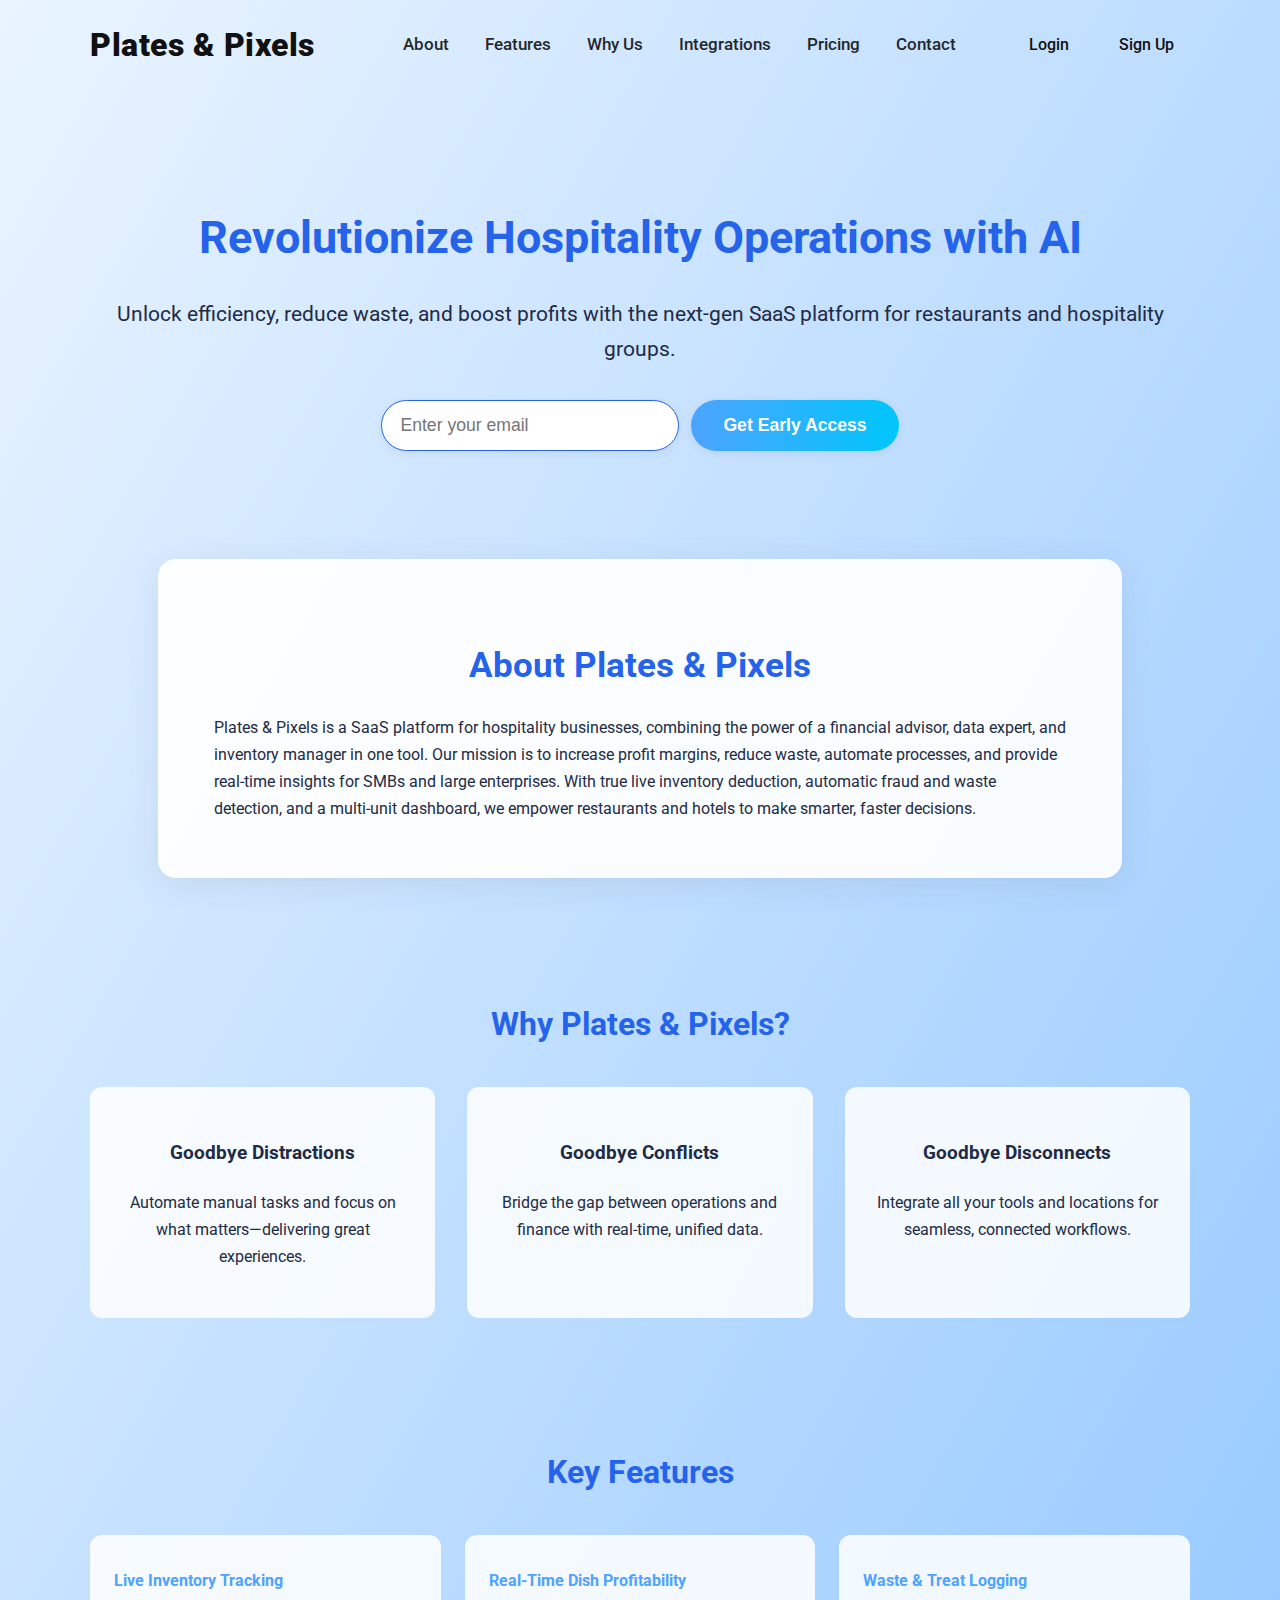
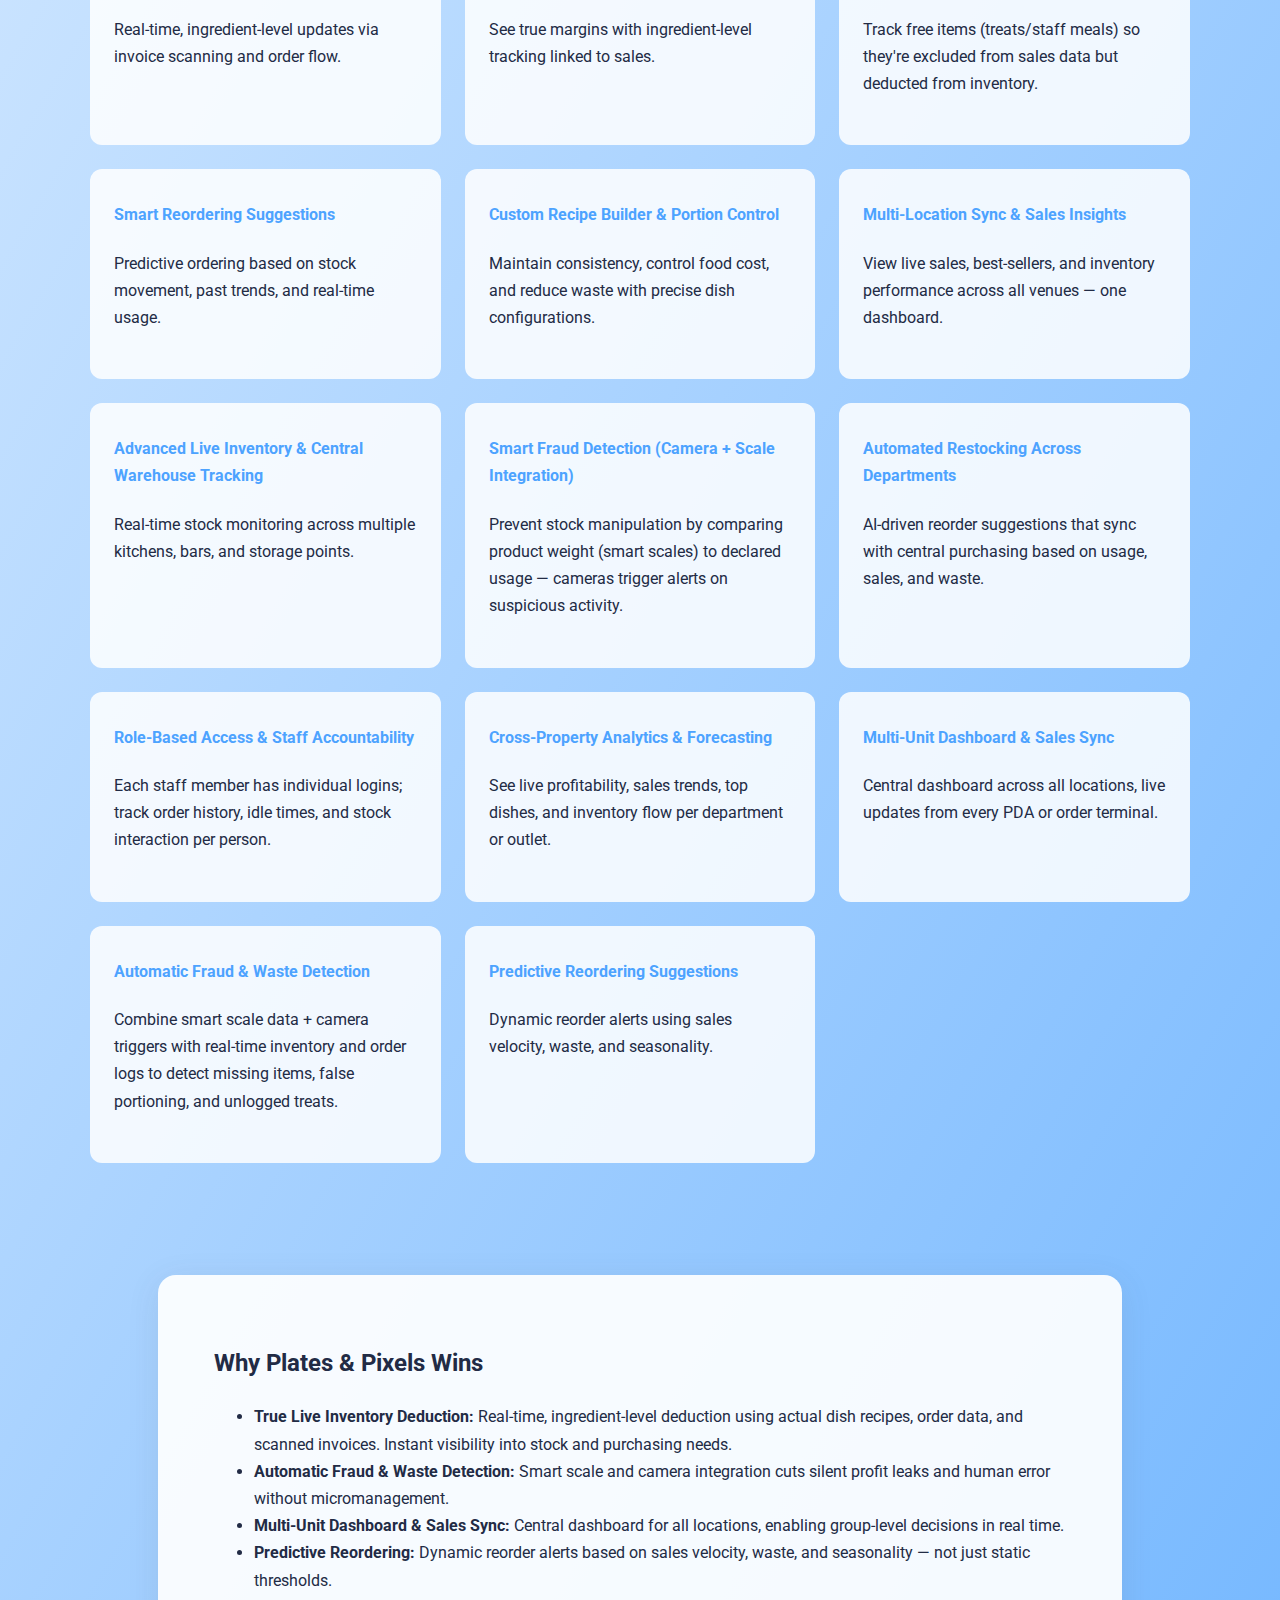
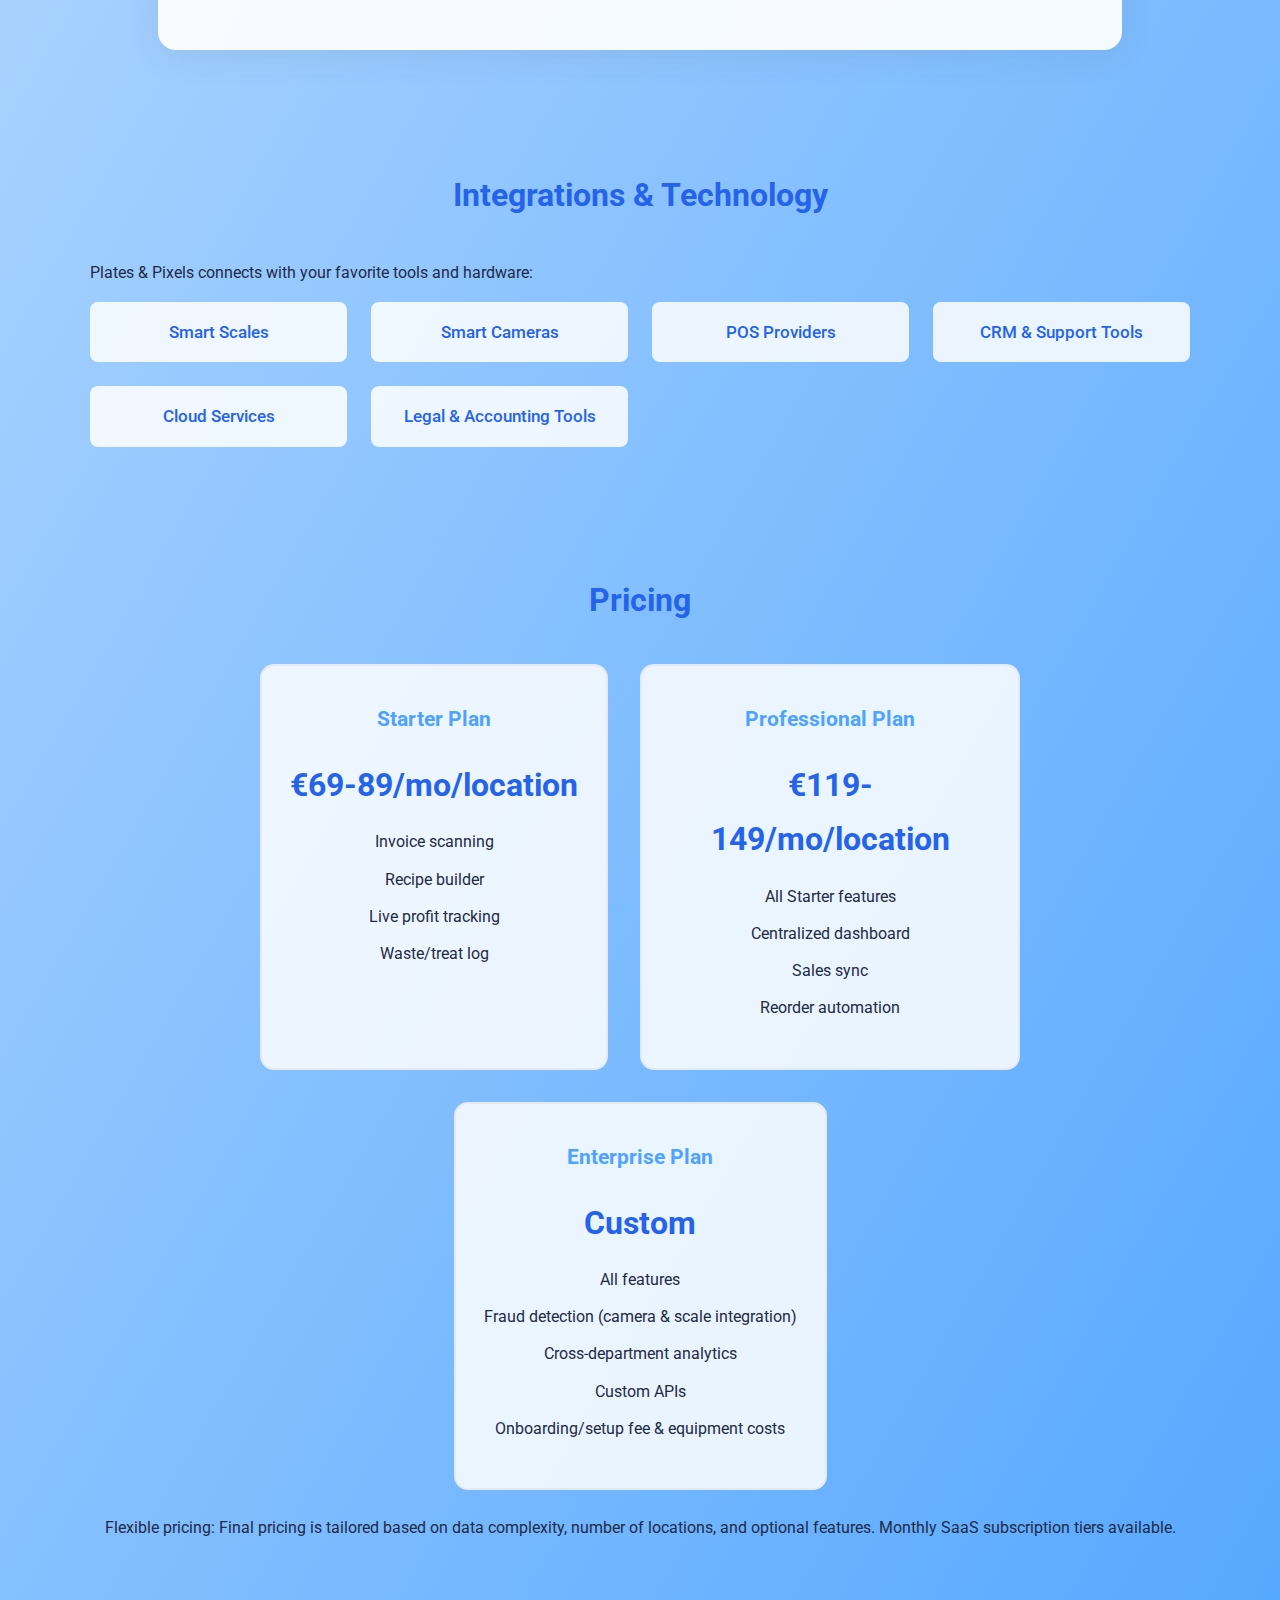
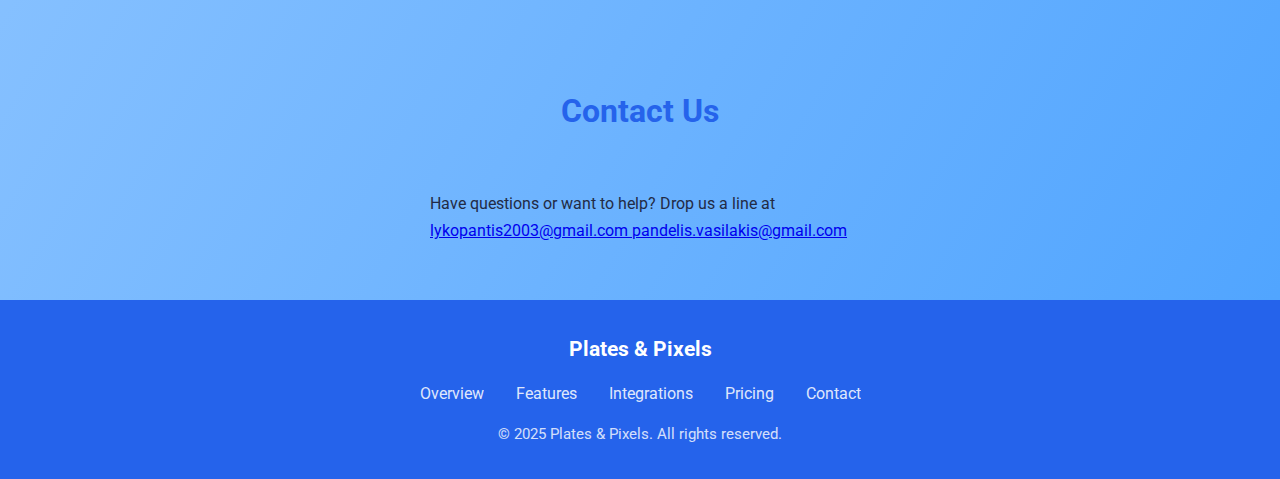
<file: index.html>
<!DOCTYPE html>
<html lang="en">
<head>
    <meta name="google-site-verification" content="Z334MidM_dlBggWgi1u0_nUKY4iCY1ePcv_SAYH-fCo" />
    <meta charset="UTF-8">
    <meta name="viewport" content="width=device-width, initial-scale=1.0">
    <title>Plates & Pixels | Modern SaaS for Hospitality</title>
    <link rel="stylesheet" href="styles.css">
    <link href="https://fonts.googleapis.com/css2?family=Roboto:wght@400;700&display=swap" rel="stylesheet">
    <link rel="icon" type="image/png" href="images/pnplogo-circle.png">
    <meta name="description" content="Plates & Pixels (Plates and Pixels) is a SaaS platform revolutionizing hospitality operations with AI-powered inventory tracking, profitability insights, fraud detection, and seamless POS integration.">
    <meta name="keywords" content="Plates & Pixels, Plates and Pixels, hospitality SaaS, restaurant software, AI inventory management, POS integration, food cost analytics, smart kitchen tools, hospitality technology">
    <meta name="author" content="Plates & Pixels">
    <meta name="robots" content="index, follow">

    <!-- Open Graph Tags (for better previews on social and SEO) -->
    <meta property="og:title" content="Plates & Pixels | Modern SaaS for Hospitality">
    <meta property="og:description" content="Unlock efficiency, reduce waste, and boost profits with the next-gen SaaS platform for hospitality — Plates & Pixels (also known as Plates and Pixels).">
    <meta property="og:url" content="https://platesnpixels.com">
    <meta property="og:type" content="website">

    <script type="application/ld+json">
    {
        "@context": "https://schema.org",
        "@type": "WebSite",
        "name": "Plates & Pixels",
        "url": "https://platesnpixels.com",
        "description": "Plates and Pixels is a hospitality SaaS platform with live inventory, fraud detection, and profitability tracking."
    }
</script>
    
</head>
<body>
    <header class="main-header">
        <div class="container">
            <div class="header-logo">Plates & Pixels</div>
            <nav class="header-nav">
                <a href="#about">About</a>
                <a href="#features">Features</a>
                <a href="#why">Why Us</a>
                <a href="#integrations">Integrations</a>
                <a href="#pricing">Pricing</a>
                <a href="#contact">Contact</a>
            </nav>
            <div class="header-utils">
                <a href="#login">Login</a>
                <a href="#signup">Sign Up</a>
            </div>
        </div>
    </header>
    <section class="hero-section">
        <div class="container">
            <h1>Revolutionize Hospitality Operations with AI</h1>
            <p class="subtitle">Unlock efficiency, reduce waste, and boost profits with the next-gen SaaS platform for restaurants and hospitality groups.</p>
            <form id="signup-form" class="signup-form">
                <input type="email" id="signup-email" placeholder="Enter your email" required>
                <button type="submit">Get Early Access</button>
            </form>
        </div>
    </section>
    <section id="about" class="about-section">
        <div class="container">
            <h2>About Plates & Pixels</h2>
            <p>Plates & Pixels is a SaaS platform for hospitality businesses, combining the power of a financial advisor, data expert, and inventory manager in one tool. Our mission is to increase profit margins, reduce waste, automate processes, and provide real-time insights for SMBs and large enterprises. With true live inventory deduction, automatic fraud and waste detection, and a multi-unit dashboard, we empower restaurants and hotels to make smarter, faster decisions.</p>
        </div>
    </section>
    <section id="overview" class="overview-section">
        <div class="container">
            <h2>Why Plates & Pixels?</h2>
            <div class="overview-grid">
                <div>
                    <h3>Goodbye Distractions</h3>
                    <p>Automate manual tasks and focus on what matters—delivering great experiences.</p>
                </div>
                <div>
                    <h3>Goodbye Conflicts</h3>
                    <p>Bridge the gap between operations and finance with real-time, unified data.</p>
                </div>
                <div>
                    <h3>Goodbye Disconnects</h3>
                    <p>Integrate all your tools and locations for seamless, connected workflows.</p>
                </div>
            </div>
        </div>
    </section>
    <section id="features" class="features-section">
        <div class="container">
            <h2>Key Features</h2>
            <div class="features-grid">
                <div>
                    <h4>Live Inventory Tracking</h4>
                    <p>Real-time, ingredient-level updates via invoice scanning and order flow.</p>
                </div>
                <div>
                    <h4>Real-Time Dish Profitability</h4>
                    <p>See true margins with ingredient-level tracking linked to sales.</p>
                </div>
                <div>
                    <h4>Waste & Treat Logging</h4>
                    <p>Track free items (treats/staff meals) so they're excluded from sales data but deducted from inventory.</p>
                </div>
                <div>
                    <h4>Smart Reordering Suggestions</h4>
                    <p>Predictive ordering based on stock movement, past trends, and real-time usage.</p>
                </div>
                <div>
                    <h4>Custom Recipe Builder & Portion Control</h4>
                    <p>Maintain consistency, control food cost, and reduce waste with precise dish configurations.</p>
                </div>
                <div>
                    <h4>Multi-Location Sync & Sales Insights</h4>
                    <p>View live sales, best-sellers, and inventory performance across all venues — one dashboard.</p>
                </div>
                <div>
                    <h4>Advanced Live Inventory & Central Warehouse Tracking</h4>
                    <p>Real-time stock monitoring across multiple kitchens, bars, and storage points.</p>
                </div>
                <div>
                    <h4>Smart Fraud Detection (Camera + Scale Integration)</h4>
                    <p>Prevent stock manipulation by comparing product weight (smart scales) to declared usage — cameras trigger alerts on suspicious activity.</p>
                </div>
                <div>
                    <h4>Automated Restocking Across Departments</h4>
                    <p>AI-driven reorder suggestions that sync with central purchasing based on usage, sales, and waste.</p>
                </div>
                <div>
                    <h4>Role-Based Access & Staff Accountability</h4>
                    <p>Each staff member has individual logins; track order history, idle times, and stock interaction per person.</p>
                </div>
                <div>
                    <h4>Cross-Property Analytics & Forecasting</h4>
                    <p>See live profitability, sales trends, top dishes, and inventory flow per department or outlet.</p>
                </div>
                <div>
                    <h4>Multi-Unit Dashboard & Sales Sync</h4>
                    <p>Central dashboard across all locations, live updates from every PDA or order terminal.</p>
                </div>
                <div>
                    <h4>Automatic Fraud & Waste Detection</h4>
                    <p>Combine smart scale data + camera triggers with real-time inventory and order logs to detect missing items, false portioning, and unlogged treats.</p>
                </div>
                <div>
                    <h4>Predictive Reordering Suggestions</h4>
                    <p>Dynamic reorder alerts using sales velocity, waste, and seasonality.</p>
                </div>
            </div>
        </div>
    </section>
    <section id="why" class="why-section">
        <div class="container">
            <h2>Why Plates & Pixels Wins</h2>
            <ul>
                <li><strong>True Live Inventory Deduction:</strong> Real-time, ingredient-level deduction using actual dish recipes, order data, and scanned invoices. Instant visibility into stock and purchasing needs.</li>
                <li><strong>Automatic Fraud & Waste Detection:</strong> Smart scale and camera integration cuts silent profit leaks and human error without micromanagement.</li>
                <li><strong>Multi-Unit Dashboard & Sales Sync:</strong> Central dashboard for all locations, enabling group-level decisions in real time.</li>
                <li><strong>Predictive Reordering:</strong> Dynamic reorder alerts based on sales velocity, waste, and seasonality — not just static thresholds.</li>
            </ul>
        </div>
    </section>
    <section id="integrations" class="integrations-section">
        <div class="container">
            <h2>Integrations & Technology</h2>
            <p>Plates & Pixels connects with your favorite tools and hardware:</p>
            <div class="integrations-grid">
                <div>Smart Scales</div>
                <div>Smart Cameras</div>
                <div>POS Providers</div>
                <div>CRM & Support Tools</div>
                <div>Cloud Services</div>
                <div>Legal & Accounting Tools</div>
            </div>
        </div>
    </section>
    
    <section id="pricing" class="pricing-section">
        <div class="container">
            <h2>Pricing</h2>
            <div class="pricing-grid">
                <div class="plan">
                    <h3>Starter Plan</h3>
                    <p class="price">€69-89/mo/location</p>
                    <ul>
                        <li>Invoice scanning</li>
                        <li>Recipe builder</li>
                        <li>Live profit tracking</li>
                        <li>Waste/treat log</li>
                    </ul>
                </div>
                <div class="plan popular">
                    <h3>Professional Plan</h3>
                    <p class="price">€119-149/mo/location</p>
                    <ul>
                        <li>All Starter features</li>
                        <li>Centralized dashboard</li>
                        <li>Sales sync</li>
                        <li>Reorder automation</li>
                    </ul>
                </div>
                <div class="plan">
                    <h3>Enterprise Plan</h3>
                    <p class="price">Custom</p>
                    <ul>
                        <li>All features</li>
                        <li>Fraud detection (camera & scale integration)</li>
                        <li>Cross-department analytics</li>
                        <li>Custom APIs</li>
                        <li>Onboarding/setup fee & equipment costs</li>
                    </ul>
                </div>
            </div>
            <p style="text-align:center; margin-top:24px;">Flexible pricing: Final pricing is tailored based on data complexity, number of locations, and optional features. Monthly SaaS subscription tiers available.</p>
        </div>
    </section>
    <section id="contact" class="contact-section">
        <div class="container">
            <h2>Contact Us</h2>
            
            <form class="contact-form">
                <p>Have questions or want to help? Drop us a line at <a href="mailto:lykopantis2003@gmail.com">lykopantis2003@gmail.com  </a><a href="mailto:pandelis.vasilakis@gmail.com">pandelis.vasilakis@gmail.com  </a></p>
            </form>
        </div>
    </section>
    <footer class="main-footer">
        <div class="container">
            <div class="footer-logo">Plates & Pixels</div>
            <div class="footer-links">
                <a href="#overview">Overview</a>
                <a href="#features">Features</a>
                <a href="#integrations">Integrations</a>
                <a href="#pricing">Pricing</a>
                <a href="#contact">Contact</a>
            </div>
            <div class="footer-info">
                <p>&copy; 2025 Plates & Pixels. All rights reserved.</p>
            </div>
        </div>
    </footer>
    <script>
    document.getElementById('signup-form').addEventListener('submit', async function(e) {
        e.preventDefault();
        const email = document.getElementById('signup-email').value;
        if (!email) return;
        // Use your SheetDB API endpoint:
        const SHEETDB_API = 'https://sheetdb.io/api/v1/c7rmfhqyqyhkg';
        const data = { data: { email: email } };
        try {
            const res = await fetch(SHEETDB_API, {
                method: 'POST',
                headers: { 'Content-Type': 'application/json' },
                body: JSON.stringify(data)
            });
            if (res.ok) {
                alert('Thank you! You\'re on the early access list.');
                document.getElementById('signup-form').reset();
            } else {
                alert('There was a problem. Please try again.');
            }
        } catch (err) {
            alert('There was a problem. Please try again.');
        }
    });
    </script>
</body>
</html>
</file>
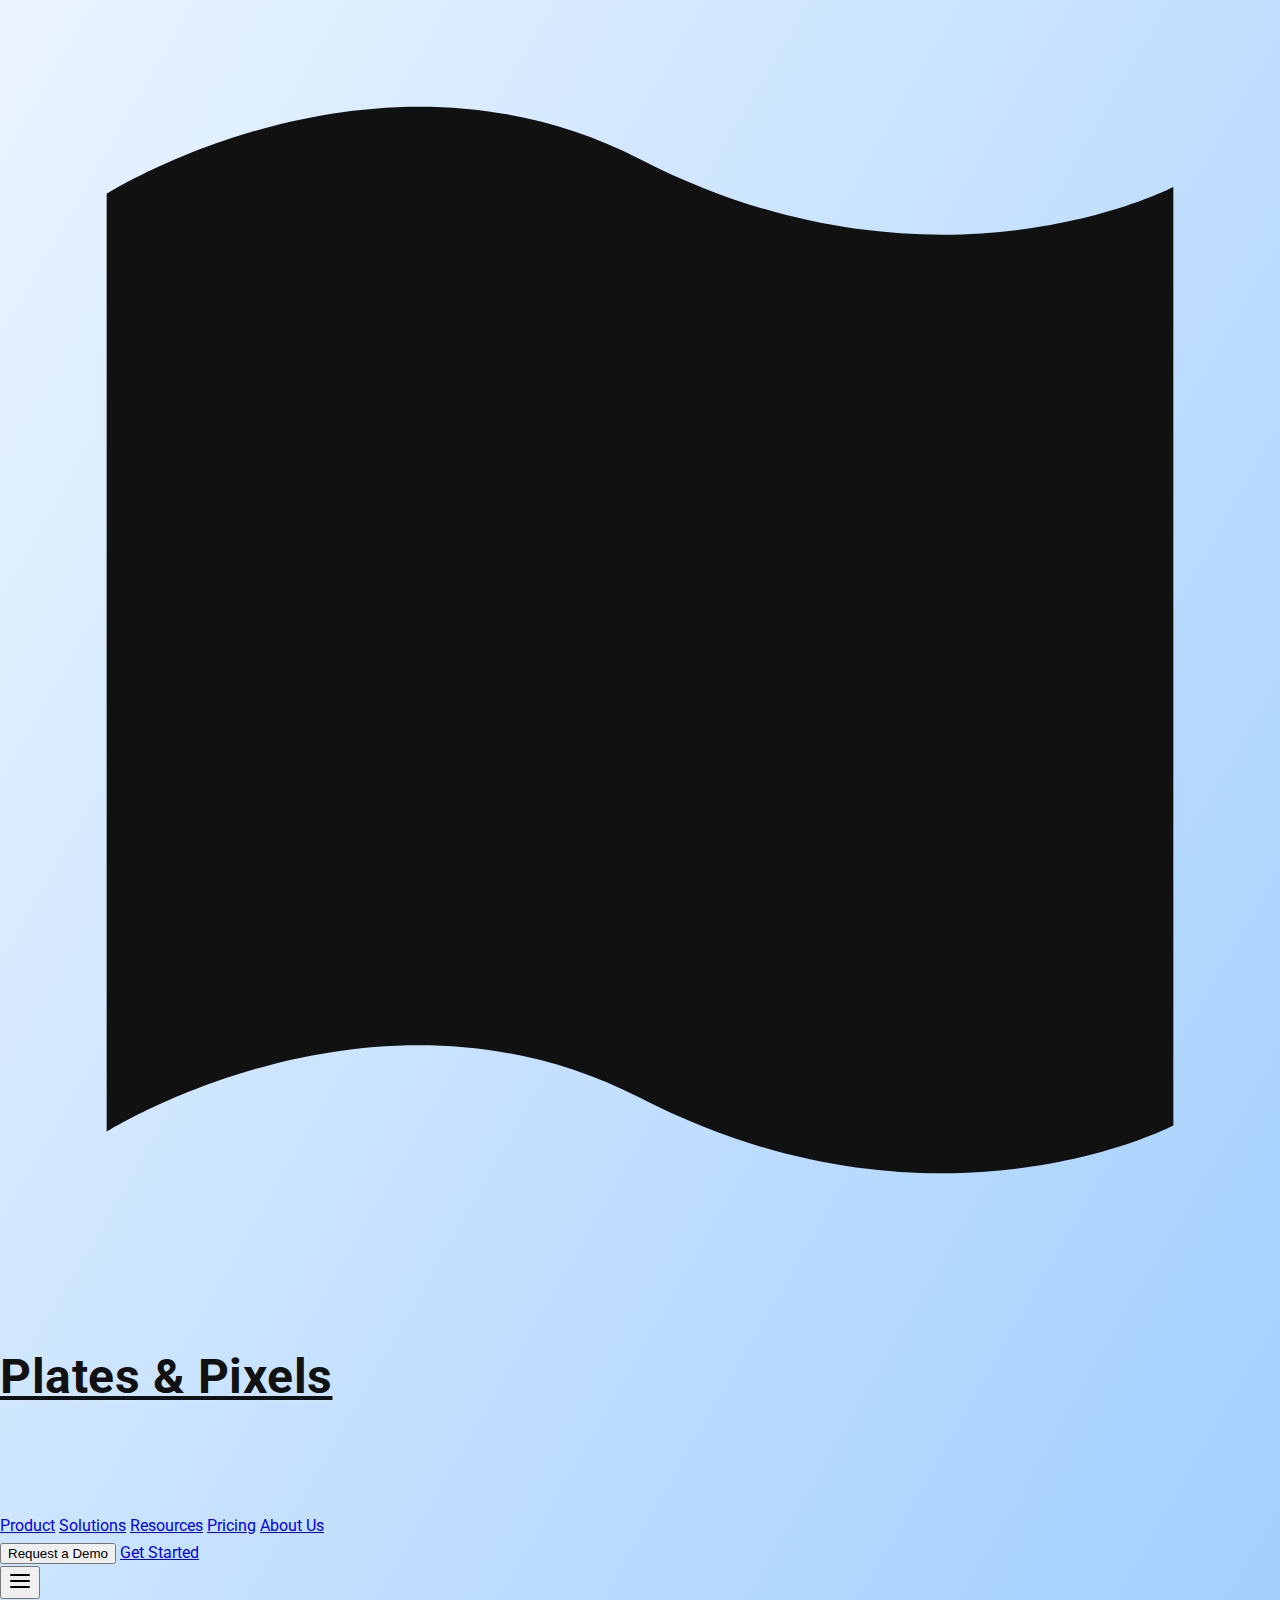
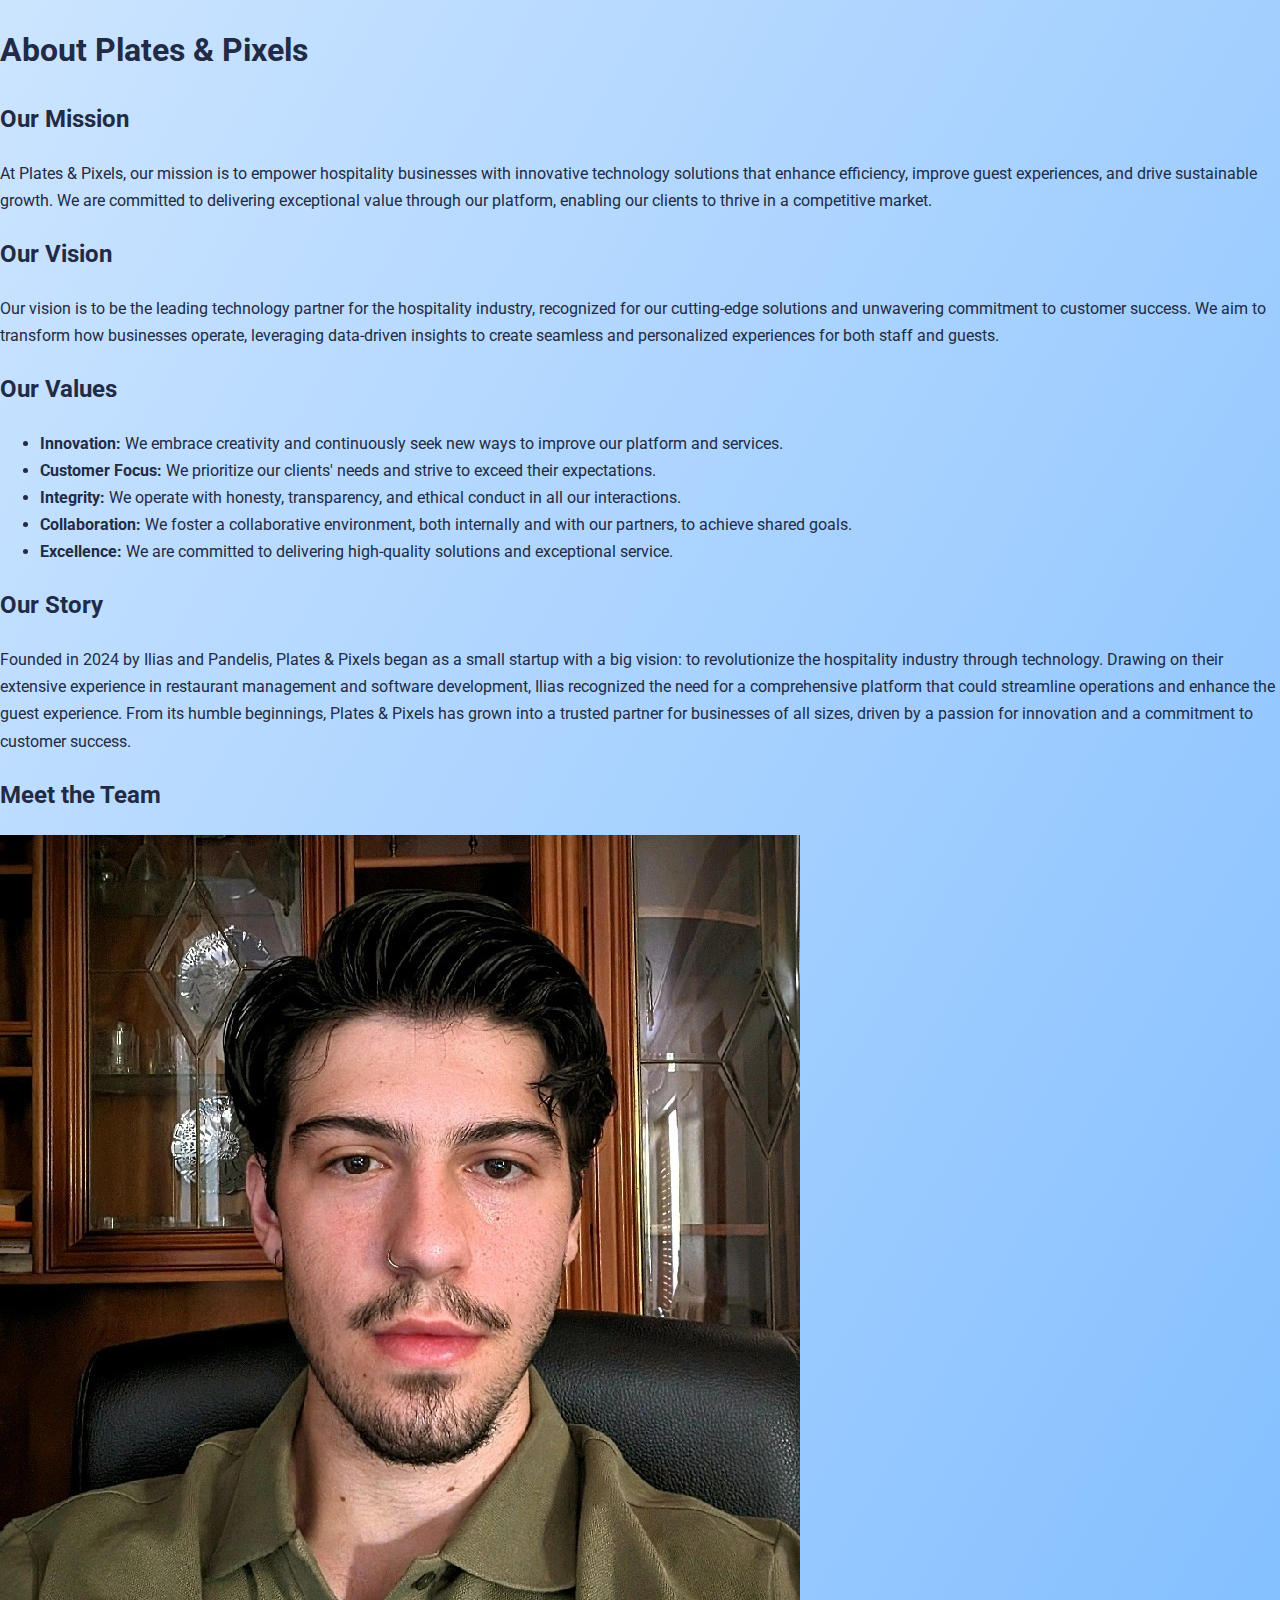
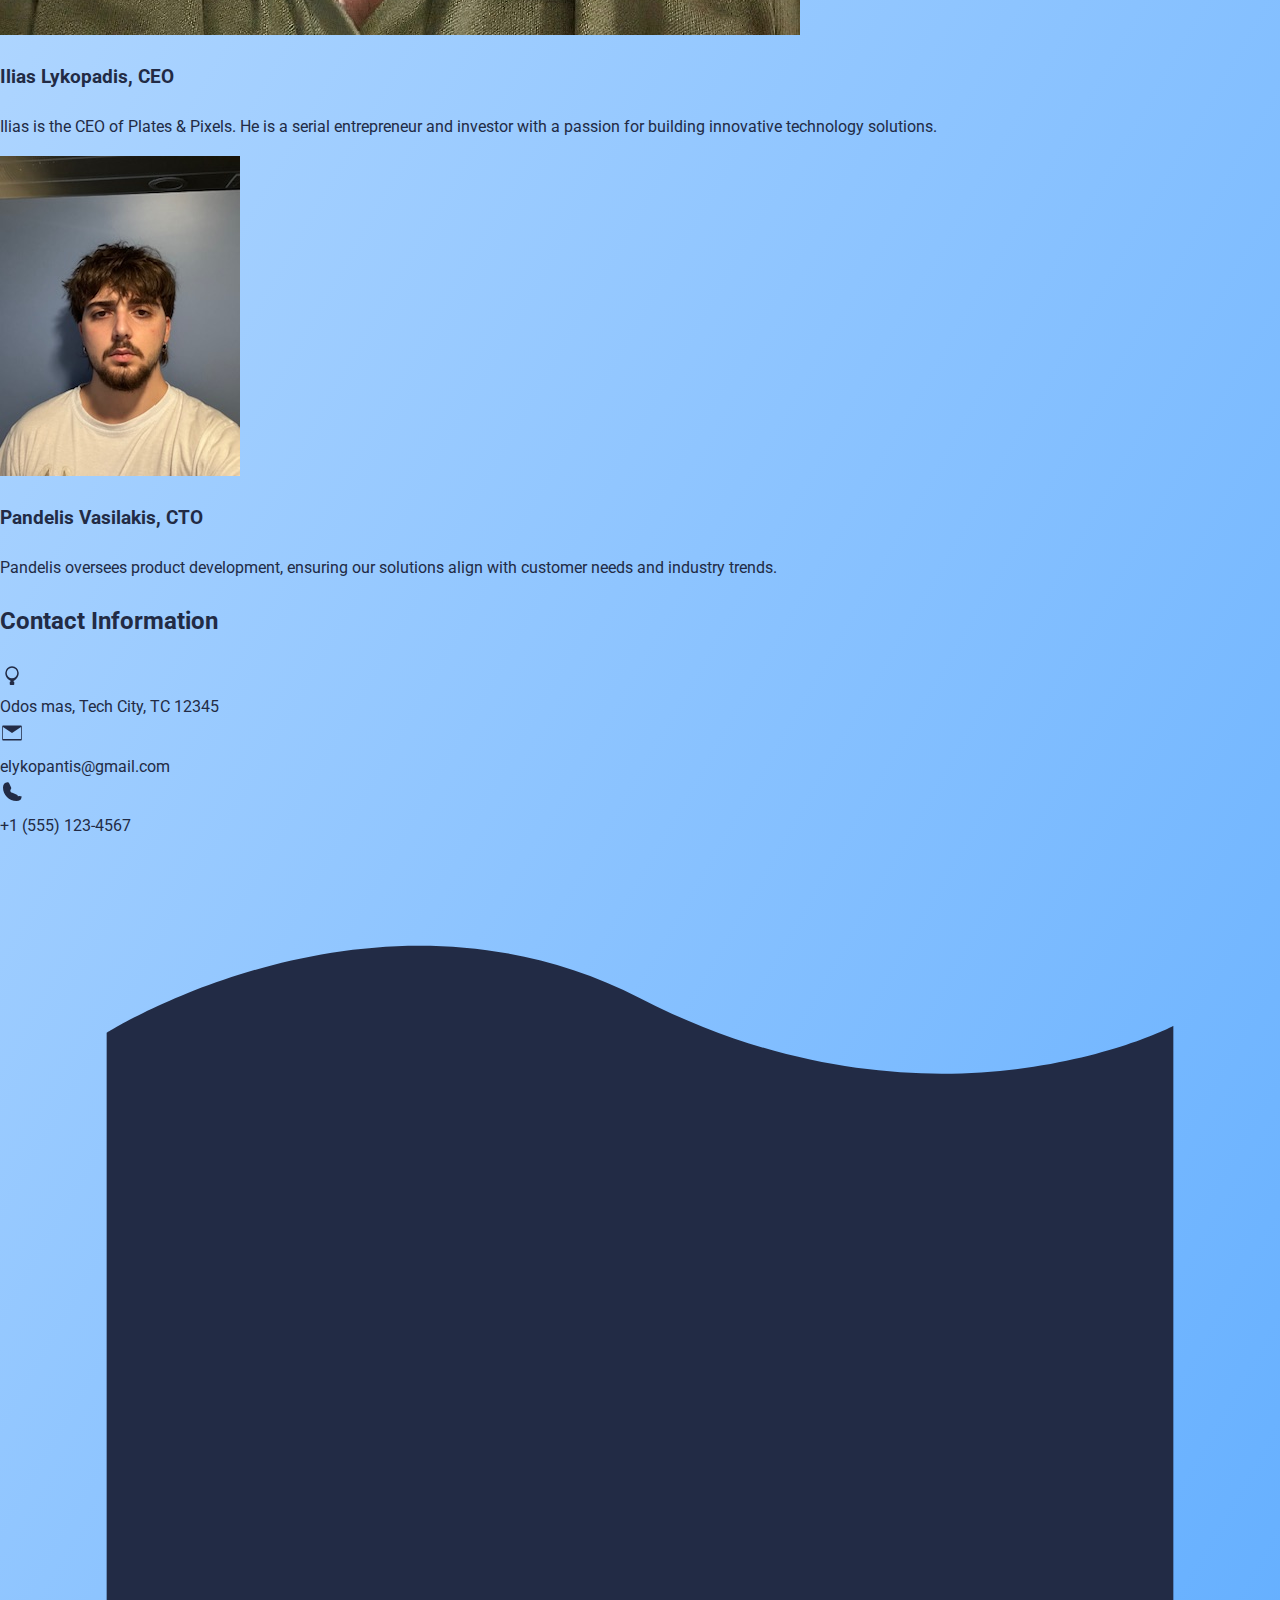
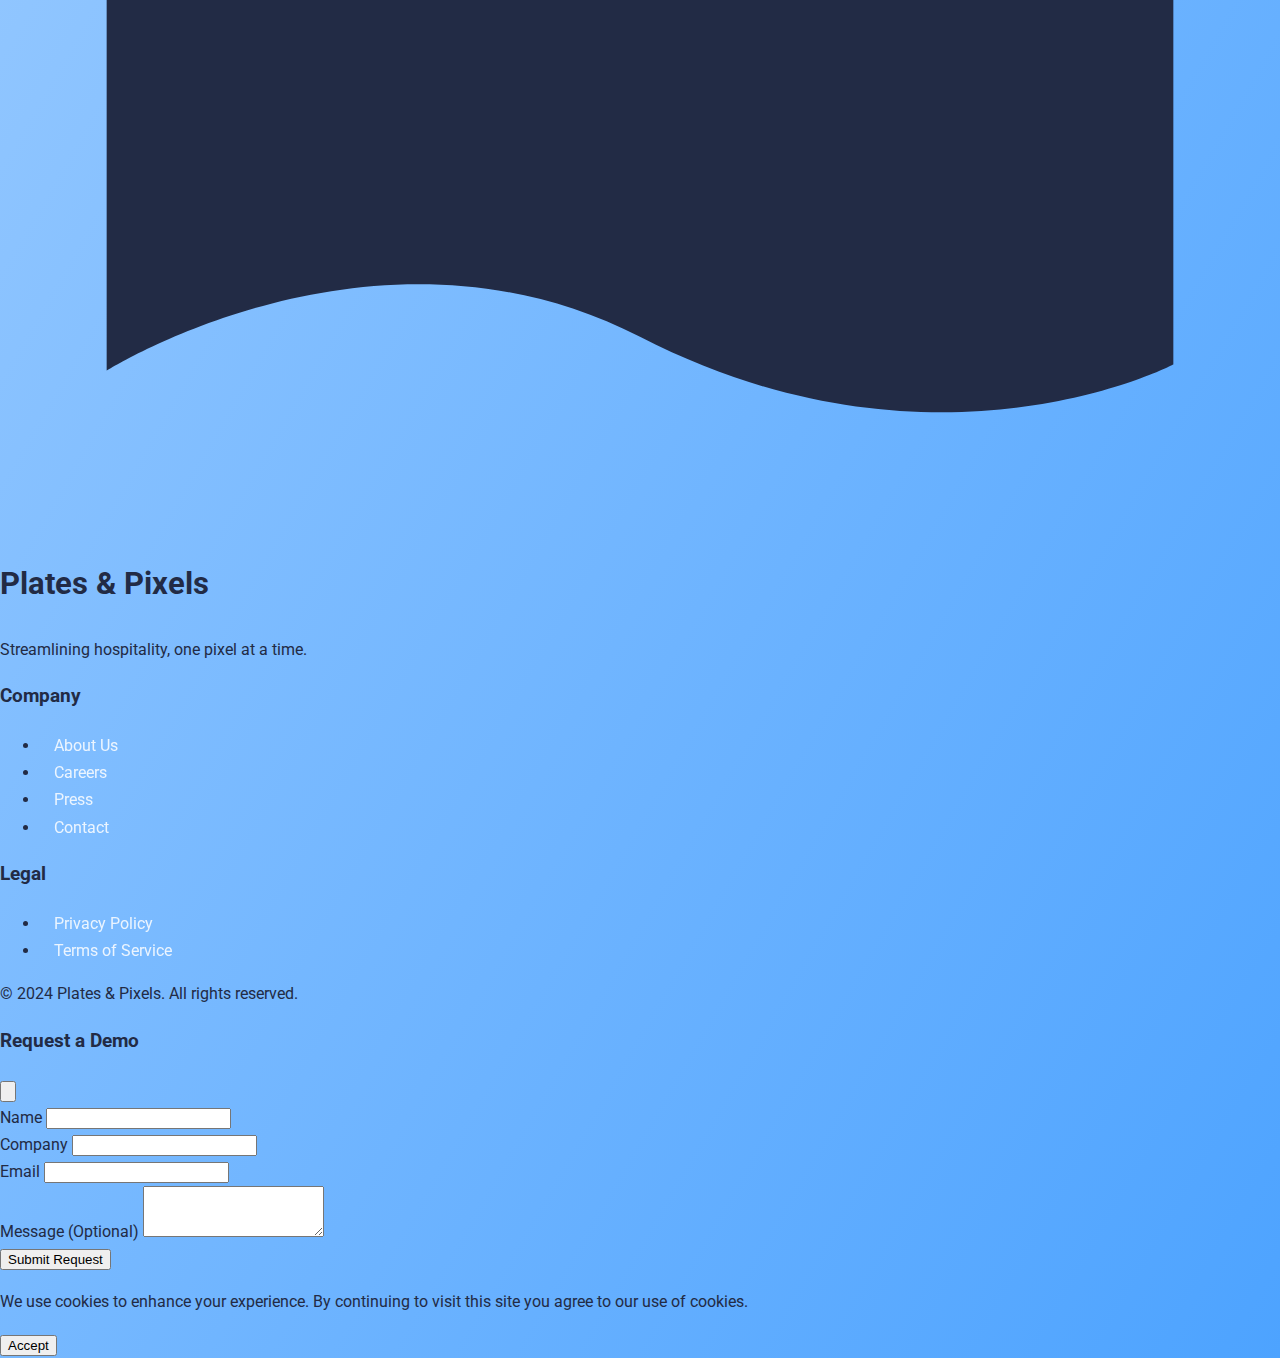
<file: aboutus.html>
<!DOCTYPE html>
<html lang="en">

<head>
    <meta charset="UTF-8">
    <meta name="viewport" content="width=device-width, initial-scale=1.0">
    <title>Plates & Pixels - About Us</title>
    <link rel="stylesheet" href="styles.css">
    <link href="https://fonts.googleapis.com/css2?family=Roboto:wght@400;700&display=swap" rel="stylesheet">
    <link rel="icon" type="image/png" href="images/pnplogo-circle.png">
    <meta name="description" content="Learn about Plates & Pixels - our mission, vision, values, and the team behind the innovative hospitality SaaS platform.">
    <meta name="keywords" content="Plates & Pixels, about us, hospitality SaaS, restaurant software, team, mission, vision">
    <meta name="author" content="Plates & Pixels">
    <meta name="robots" content="index, follow">
    <script src="script.js" defer></script>
</head>

<body>
    <div class="design-root">
        <div class="layout-container">
            <header class="Top header">
                <a href="mainpage.html" class="header-logo">
                    <div class="logo-icon">
                        <svg fill="none" viewBox="0 0 48 48" xmlns="http://www.w3.org/2000/svg">
                            <path d="M4 42.4379C4 42.4379 14.0962 36.0744 24 41.1692C35.0664 46.8624 44 42.2078 44 42.2078L44 7.01134C44 7.01134 35.068 11.6577 24.0031 5.96913C14.0971 0.876274 4 7.27094 4 7.27094L4 42.4379Z" fill="currentColor"></path>
                        </svg>
                    </div>
                    <h2 class="logo-text">Plates &amp; Pixels</h2>
                </a>
                <nav class="nav-menu">
                    <a class="nav-link" href="mainpage.html#features">Product</a>
                    <a class="nav-link" href="mainpage.html#solutions">Solutions</a>
                    <a class="nav-link" href="mainpage.html#resources">Resources</a>
                    <a class="nav-link" href="mainpage.html#pricing">Pricing</a>
                    <a class="nav-link" href="aboutus.html">About Us</a>
                </nav>
                <div class="header-buttons">
                    <button onclick="openDemoModal()" class="demo-button">
                        <span class="demo-button-text">Request a Demo</span>
                    </button>
                    <a href="register.html" class="login-button">
                        <span class="login-button-text">Get Started</span>
                    </a>
                </div>
                <button class="menu-toggle">
                    <svg fill="none" height="24" stroke="currentColor" stroke-linecap="round" stroke-linejoin="round" stroke-width="2" viewBox="0 0 24 24" width="24" xmlns="http://www.w3.org/2000/svg">
                        <line x1="3" x2="21" y1="12" y2="12"></line>
                        <line x1="3" x2="21" y1="6" y2="6"></line>
                        <line x1="3" x2="21" y1="18" y2="18"></line>
                    </svg>
                </button>
            </header>
            <main class="main-content">
                <section class="about-page-section">
                    <div class="about-page-container">
                        <h1 class="about-page-title">About Plates &amp; Pixels</h1>
                        <section class="about-page-content">
                            <h2 class="about-page-subtitle">Our Mission</h2>
                            <p class="about-page-text">
                                At Plates &amp; Pixels, our mission is to empower hospitality businesses with innovative
                                technology solutions that enhance efficiency, improve guest experiences, and drive
                                sustainable growth. We are committed to delivering exceptional value through our platform,
                                enabling our clients to thrive in a competitive market.
                            </p>
                        </section>
                        <section class="about-page-content">
                            <h2 class="about-page-subtitle">Our Vision</h2>
                            <p class="about-page-text">
                                Our vision is to be the leading technology partner for the hospitality industry, recognized
                                for our cutting-edge solutions and unwavering commitment to customer success. We aim to
                                transform how businesses operate, leveraging data-driven insights to create seamless and
                                personalized experiences for both staff and guests.
                            </p>
                        </section>
                        <section class="about-page-content">
                            <h2 class="about-page-subtitle">Our Values</h2>
                            <ul class="about-page-list">
                                <li><strong>Innovation:</strong> We embrace creativity and continuously seek new ways to
                                    improve our platform and services.</li>
                                <li><strong>Customer Focus:</strong> We prioritize our clients' needs and strive to exceed
                                    their expectations.</li>
                                <li><strong>Integrity:</strong> We operate with honesty, transparency, and ethical conduct
                                    in all our interactions.</li>
                                <li><strong>Collaboration:</strong> We foster a collaborative environment, both internally
                                    and with our partners, to achieve shared goals.</li>
                                <li><strong>Excellence:</strong> We are committed to delivering high-quality solutions and
                                    exceptional service.</li>
                            </ul>
                        </section>
                        <section class="about-page-content">
                            <h2 class="about-page-subtitle">Our Story</h2>
                            <p class="about-page-text">
                                Founded in 2024 by Ilias and Pandelis, Plates &amp; Pixels began as a small startup
                                with a big vision: to revolutionize the hospitality industry through technology. Drawing on
                                their extensive experience in restaurant management and software development, Ilias recognized the need for a comprehensive platform that could streamline operations and
                                enhance the guest experience. From its humble beginnings, Plates &amp; Pixels has grown into
                                a trusted partner for businesses of all sizes, driven by a passion for innovation and a
                                commitment to customer success.
                            </p>
                        </section>
                        <section class="about-page-content">
                            <h2 class="about-page-subtitle">Meet the Team</h2>
                            <div class="team-grid">
                                <div class="team-member-card">
                                    <div class="team-member-image">
                                        <img alt="Ilias Lykopadis, CEO" class="team-member-photo"
                                            src="img/iliaslykopadis.jpg" />
                                    </div>
                                    <div class="team-member-info">
                                        <h3 class="team-member-name">Ilias Lykopadis, CEO</h3>
                                        <p class="team-member-bio">
                                            Ilias is the CEO of Plates &amp; Pixels. He is a serial entrepreneur and investor with a passion for building innovative technology solutions.
                                        </p>
                                    </div>
                                </div>
                                <div class="team-member-card">
                                    <div class="team-member-image">
                                        <img alt="idontevenknow, CTO" class="team-member-photo"
                                        src="img/PandelisVasilakis.jpg" />
                                    </div>
                                    <div class="team-member-info">
                                        <h3 class="team-member-name">Pandelis Vasilakis, CTO</h3>
                                        <p class="team-member-bio">
                                            Pandelis oversees product development, ensuring our solutions align with customer
                                            needs and industry trends.
                                        </p>
                                    </div>
                                </div>
                                
                            </div>
                        </section>
                        <section class="about-page-content">
                            <h2 class="about-page-subtitle">Contact Information</h2>
                            <div class="contact-info">
                                <div class="contact-info-item">
                                    <div class="contact-icon">
                                        <svg fill="currentColor" height="24px" viewBox="0 0 256 256" width="24px">
                                            <path d="M128,56a72,72,0,0,0-72,72c0,33.39,18.66,62.47,46.07,77.8A8,8,0,0,1,104,224v24a8,8,0,0,0,8,8h32a8,8,0,0,0,8-8V224a8,8,0,0,1,1.93-17.2C181.34,190.47,200,161.39,200,128A72,72,0,0,0,128,56Zm0,128a56,56,0,1,1,56-56A56.06,56.06,0,0,1,128,184Z"></path>
                                        </svg>
                                    </div>
                                    <span>Odos mas, Tech City, TC 12345</span>
                                </div>
                                <div class="contact-info-item">
                                    <div class="contact-icon">
                                        <svg fill="currentColor" height="24px" viewBox="0 0 256 256" width="24px">
                                            <path d="M224,48H32a8,8,0,0,0-8,8V200a8,8,0,0,0,8,8H224a8,8,0,0,0,8-8V56A8,8,0,0,0,224,48ZM32,64H224V192H32Z"></path>
                                            <path d="M32,64l96,64,96-64"></path>
                                        </svg>
                                    </div>
                                    <span>elykopantis@gmail.com</span>
                                </div>
                                <div class="contact-info-item">
                                    <div class="contact-icon">
                                        <svg fill="currentColor" height="24px" viewBox="0 0 256 256" width="24px">
                                            <path d="M231.88,175.08A56.26,56.26,0,0,1,176,224C96.6,224,32,159.4,32,80A56.26,56.26,0,0,1,80.92,24.12a16,16,0,0,1,16.62,9.52l21.12,47.15,0,.12A16,16,0,0,1,117.39,96.6C107.81,106.23,107.81,121.09,117.39,130.67a16,16,0,0,0,15.29,4.38l.12,0,47.15,21.12a16,16,0,0,1,9.52,16.62A56.26,56.26,0,0,1,231.88,175.08Z"></path>
                                        </svg>
                                    </div>
                                    <span>+1 (555) 123-4567</span>
                                </div>
                            </div>
                        </section>
                    </div>
                </section>
            </main>
            <footer class="footer">
                <div class="footer-container">
                    <div class="footer-content">
                        <div class="footer-brand">
                            <div class="footer-logo">
                                <div class="logo-icon">
                                    <svg fill="none" viewBox="0 0 48 48" xmlns="http://www.w3.org/2000/svg">
                                        <path d="M4 42.4379C4 42.4379 14.0962 36.0744 24 41.1692C35.0664 46.8624 44 42.2078 44 42.2078L44 7.01134C44 7.01134 35.068 11.6577 24.0031 5.96913C14.0971 0.876274 4 7.27094 4 7.27094L4 42.4379Z" fill="currentColor"></path>
                                    </svg>
                                </div>
                                <h2 class="footer-logo-text">Plates &amp; Pixels</h2>
                            </div>
                            <p class="footer-description">Streamlining hospitality, one pixel at a time.</p>
                        </div>
                        <div class="footer-links">
                            <div class="footer-links-column">
                                <h3 class="footer-links-title">Company</h3>
                                <ul class="footer-links-list">
                                    <li><a href="aboutus.html" class="footer-link">About Us</a></li>
                                    <li><a href="#" class="footer-link">Careers</a></li>
                                    <li><a href="#" class="footer-link">Press</a></li>
                                    <li><a href="#" class="footer-link">Contact</a></li>
                                </ul>
                            </div>
                            <div class="footer-links-column">
                                <h3 class="footer-links-title">Legal</h3>
                                <ul class="footer-links-list">
                                    <li><a href="#" class="footer-link">Privacy Policy</a></li>
                                    <li><a href="#" class="footer-link">Terms of Service</a></li>
                                </ul>
                            </div>
                        </div>
                    </div>
                    <div class="footer-bottom">
                        <p class="footer-copyright">© 2024 Plates &amp; Pixels. All rights reserved.</p>
                    </div>
                </div>
            </footer>
        </div>
    </div>

    <!-- Demo Request Modal -->
    <div id="demoModal" class="demo-modal">
        <div class="demo-modal-content">
            <div class="demo-modal-header">
                <h3 class="demo-modal-title">Request a Demo</h3>
                <button onclick="closeDemoModal()" class="demo-modal-close">
                    <svg class="close-icon" fill="none" stroke="currentColor" viewBox="0 0 24 24">
                        <path stroke-linecap="round" stroke-linejoin="round" stroke-width="2" d="M6 18L18 6M6 6l12 12"></path>
                    </svg>
                </button>
            </div>
            <form id="demo-form" class="demo-form">
                <div class="form-group">
                    <label for="name" class="form-label">Name</label>
                    <input type="text" id="name" name="name" required class="form-input">
                </div>
                <div class="form-group">
                    <label for="company" class="form-label">Company</label>
                    <input type="text" id="company" name="company" required class="form-input">
                </div>
                <div class="form-group">
                    <label for="email" class="form-label">Email</label>
                    <input type="email" id="email" name="email" required class="form-input">
                </div>
                <div class="form-group">
                    <label for="message" class="form-label">Message (Optional)</label>
                    <textarea id="message" name="message" rows="3" class="form-textarea"></textarea>
                </div>
                <button type="submit" class="demo-form-button">
                    Submit Request
                </button>
            </form>
        </div>
    </div>
</body>

</html>
</file>
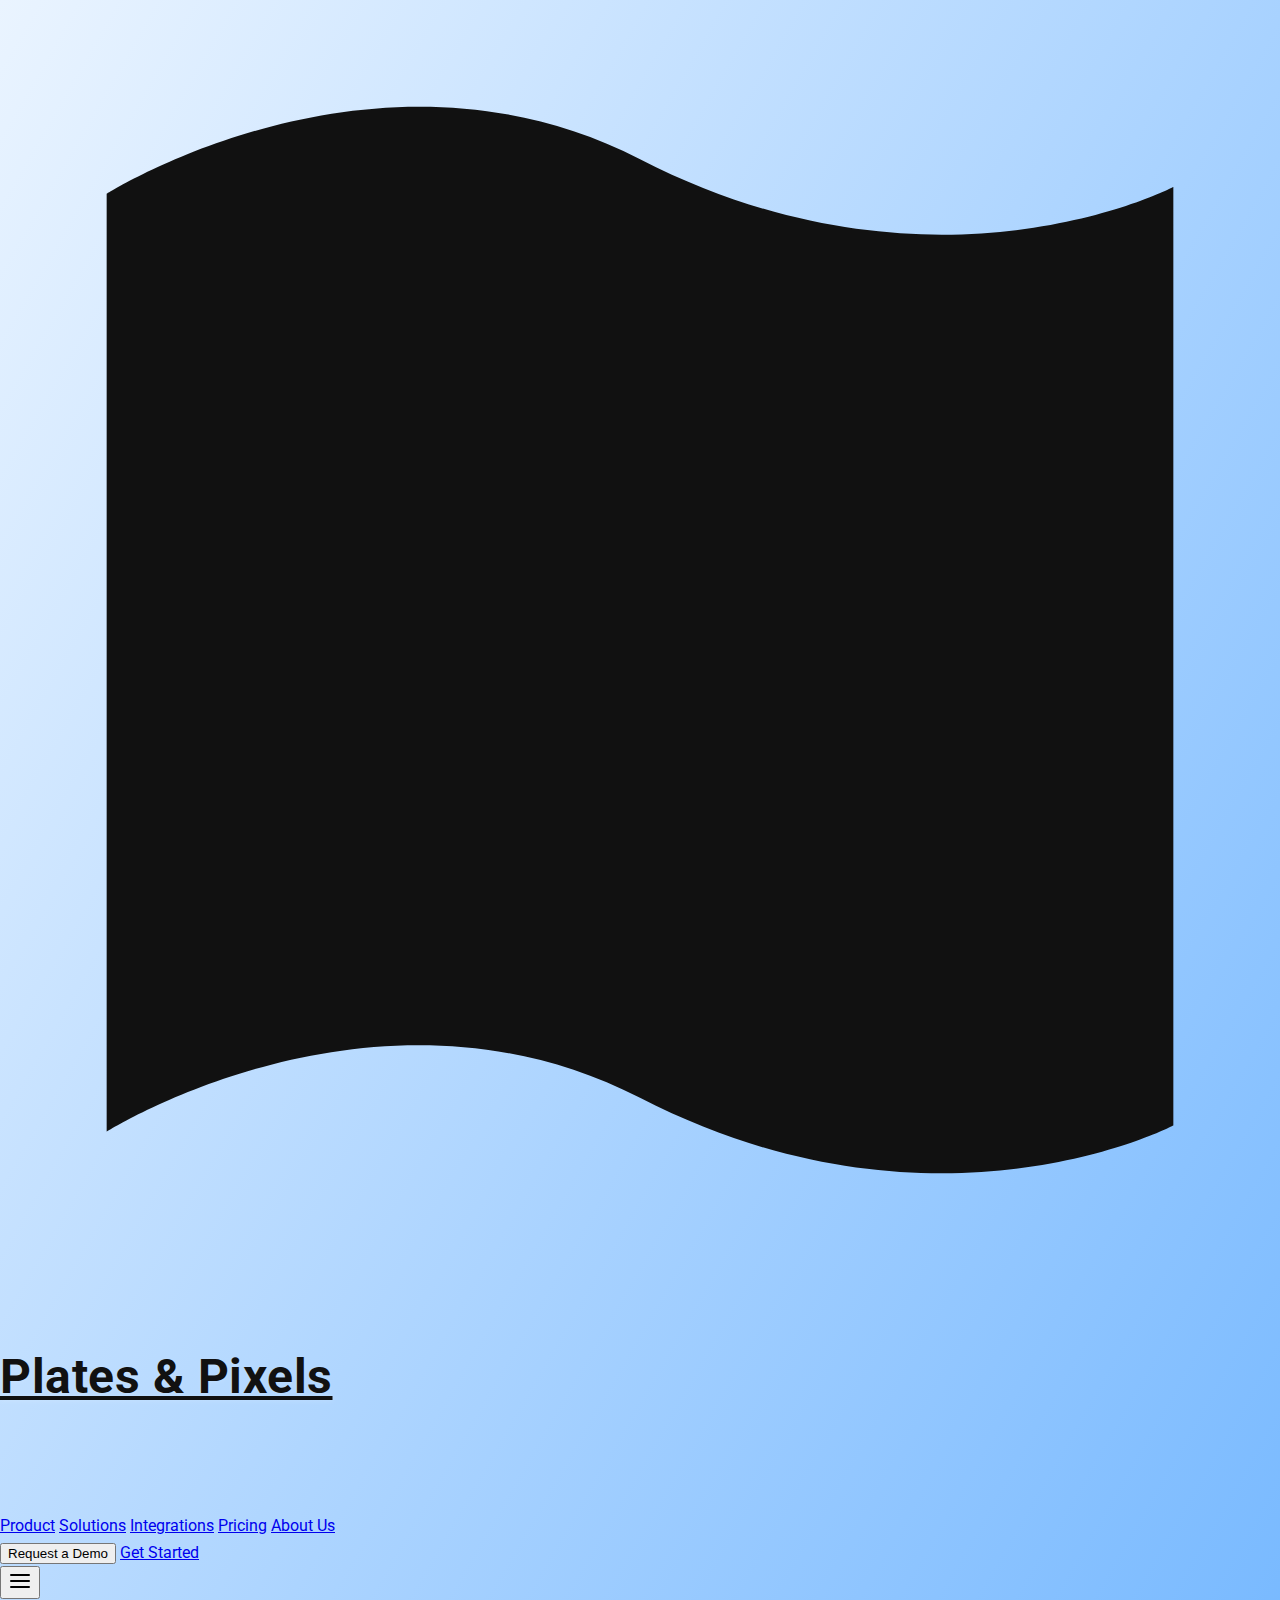
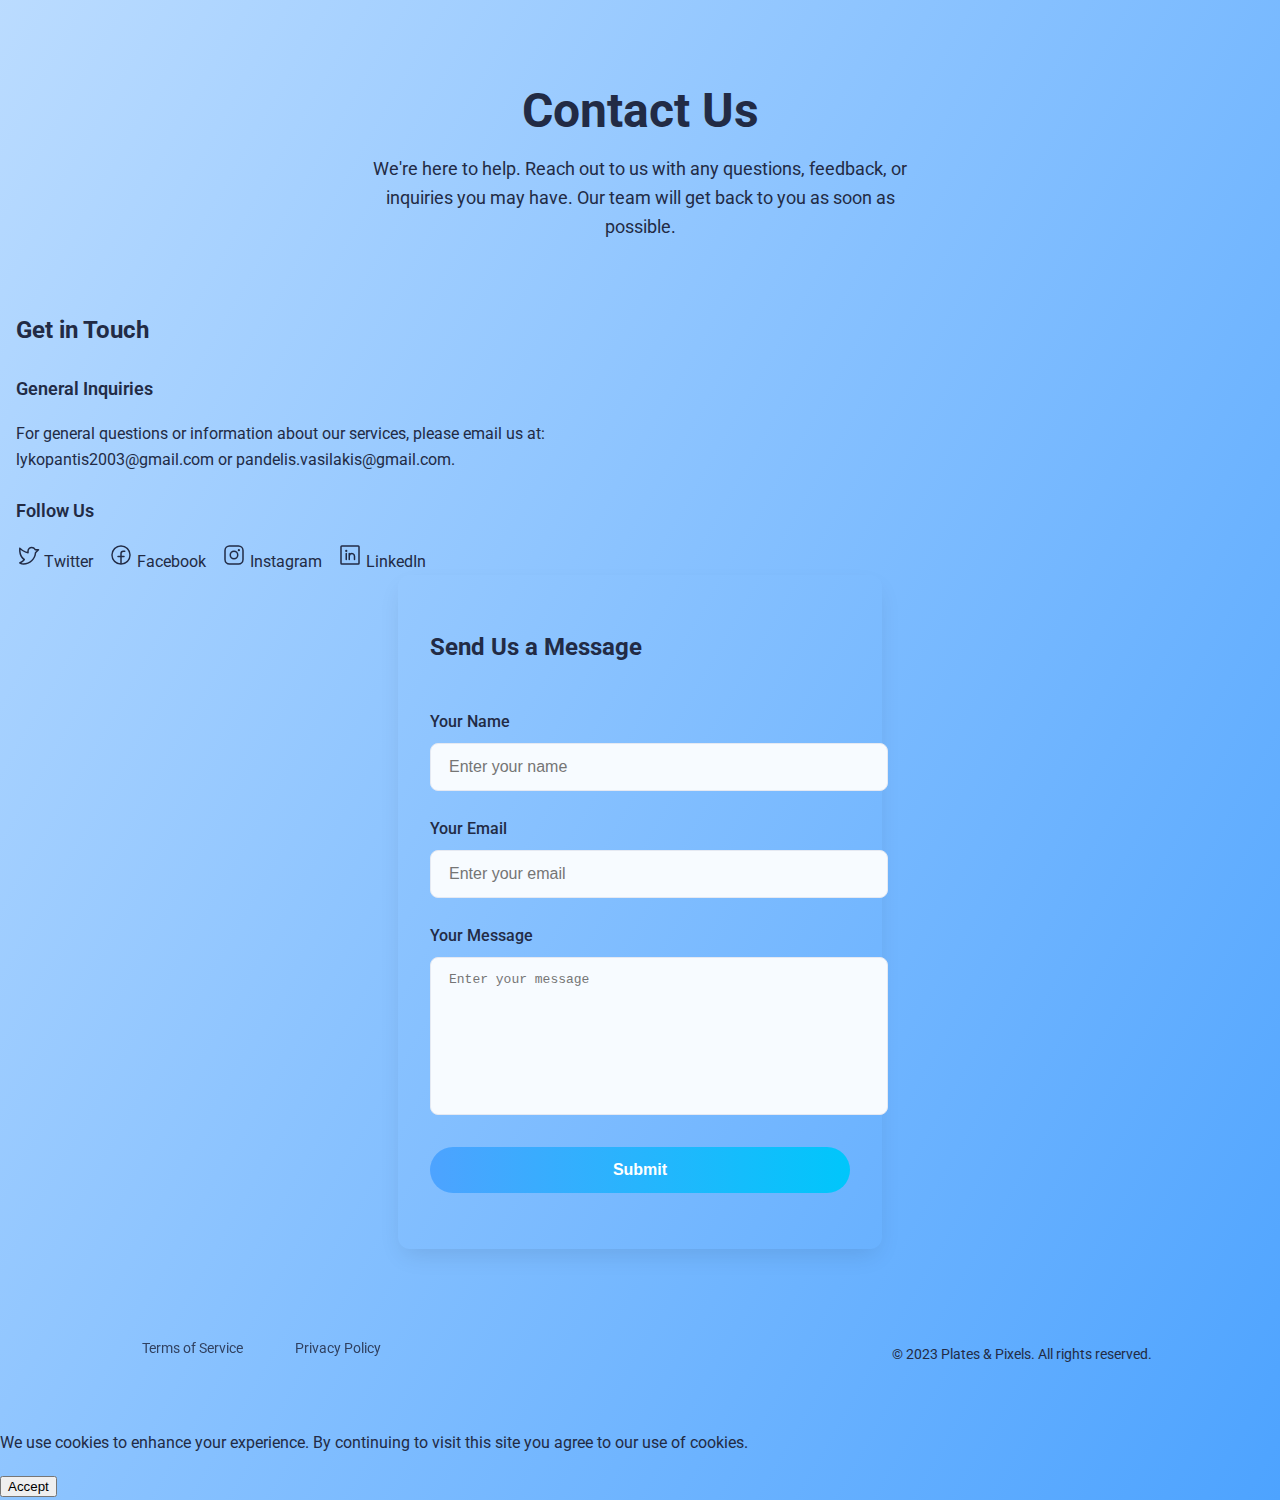
<file: contactus.html>
<!DOCTYPE html>
<html lang="en">

<head>
    <meta charset="UTF-8">
    <meta name="viewport" content="width=device-width, initial-scale=1.0">
    <title>Contact Us | Plates & Pixels</title>
    <link rel="stylesheet" href="styles.css">
    <link href="https://fonts.googleapis.com/css2?family=Roboto:wght@400;700&display=swap" rel="stylesheet">
    <link crossorigin="" href="https://fonts.gstatic.com/" rel="preconnect" />
    <link as="style"
        href="https://fonts.googleapis.com/css2?display=swap&amp;family=Noto+Sans%3Awght%40400%3B500%3B700%3B900&amp;family=Plus+Jakarta+Sans%3Awght%40400%3B500%3B700%3B800"
        onload="this.rel='stylesheet'" rel="stylesheet" />
    <script src="script.js" defer></script>
    <style>
        /* Contact Page Specific Styles */
        .contact-container {
            margin: 0 auto;
            max-width: 80rem;
            padding: 3rem 1rem;
        }

        .contact-header {
            text-align: center;
            margin-bottom: 3rem;
        }

        .contact-title {
            font-size: 3rem;
            font-weight: 700;
            color: var(--text-primary);
            margin-bottom: 1rem;
            line-height: 1.2;
        }

        .contact-subtitle {
            font-size: 1.125rem;
            color: var(--neutral-text-color);
            max-width: 36rem;
            margin: 0 auto;
            line-height: 1.6;
        }

        .contact-content {
            display: grid;
            grid-template-columns: 1fr;
            gap: 3rem;
        }

        @media (min-width: 768px) {
            .contact-content {
                grid-template-columns: 1fr 1fr;
                gap: 4rem;
            }
        }

        .contact-info h2 {
            font-size: 1.5rem;
            font-weight: 700;
            color: var(--text-primary);
            margin-bottom: 1.5rem;
        }

        .contact-info h3 {
            font-size: 1.125rem;
            font-weight: 600;
            color: var(--text-primary);
            margin-bottom: 0.5rem;
        }

        .contact-info p {
            color: var(--neutral-text-color);
            margin-bottom: 1.5rem;
            line-height: 1.6;
        }

        .contact-info a {
            color: var(--primary-color);
            text-decoration: none;
        }

        .contact-info a:hover {
            text-decoration: underline;
        }

        .social-links {
            display: flex;
            gap: 1rem;
            margin-top: 1rem;
        }

        .social-links a {
            color: var(--neutral-text-color);
            transition: color 0.3s ease;
        }

        .social-links a:hover {
            color: var(--primary-color);
        }

        .contact-form {
            background-color: var(--accent-color);
            padding: 2rem;
            border-radius: 0.75rem;
            box-shadow: 0 10px 25px -5px rgba(0, 0, 0, 0.1);
        }

        .contact-form h2 {
            font-size: 1.5rem;
            font-weight: 700;
            color: var(--text-primary);
            margin-bottom: 1.5rem;
        }

        .form-group {
            margin-bottom: 1.5rem;
        }

        .form-label {
            display: block;
            font-weight: 500;
            color: var(--text-primary);
            margin-bottom: 0.5rem;
        }

        .form-input {
            width: 100%;
            padding: 0.875rem;
            border: 1px solid #e7d0d1;
            border-radius: 0.5rem;
            background-color: var(--light-bg-color);
            color: var(--text-primary);
            font-size: 1rem;
            transition: border-color 0.3s ease;
        }

        .form-input:focus {
            outline: none;
            border-color: var(--primary-color);
        }

        .form-textarea {
            min-height: 8rem;
            resize: vertical;
        }

        .submit-button {
            width: 100%;
            background-color: var(--primary-color);
            color: white;
            padding: 0.875rem 1.5rem;
            border: none;
            border-radius: 0.5rem;
            font-size: 1rem;
            font-weight: 600;
            cursor: pointer;
            transition: background-color 0.3s ease;
        }

        .submit-button:hover {
            background-color: var(--primary-hover-color);
        }

        @media (max-width: 767px) {
            .contact-container {
                padding: 2rem 1rem;
            }
            
            .contact-title {
                font-size: 2.25rem;
            }
        }

        /* Footer Styles */
        .footer {
            border-top: 1px solid var(--accent-color);
            padding: 2rem 0;
        }

        .footer-container {
            max-width: 64rem;
            margin: 0 auto;
            padding: 0 1.5rem;
        }

        .footer-content {
            display: flex;
            flex-direction: column;
            align-items: center;
            justify-content: space-between;
            gap: 1.5rem;
            text-align: center;
        }

        @media (min-width: 640px) {
            .footer-content {
                flex-direction: row;
                text-align: left;
            }
        }

        .footer-links {
            display: flex;
            flex-wrap: wrap;
            justify-content: center;
            gap: 1.5rem;
        }

        @media (min-width: 640px) {
            .footer-links {
                justify-content: flex-start;
            }
        }

        .footer-links a {
            color: var(--neutral-text-color);
            font-size: 0.875rem;
            text-decoration: none;
            transition: color 0.3s ease;
        }

        .footer-links a:hover {
            color: var(--primary-color);
        }

        .footer-copyright {
            color: var(--neutral-text-color);
            font-size: 0.875rem;
        }

        .footer-social-mobile {
            display: flex;
            justify-content: center;
            gap: 1rem;
            margin-top: 1.5rem;
        }

        @media (min-width: 640px) {
            .footer-social-mobile {
                display: none;
            }
        }

        .footer-social-mobile a {
            color: var(--neutral-text-color);
            transition: color 0.3s ease;
        }

        .footer-social-mobile a:hover {
            color: var(--primary-color);
        }
    </style>
</head>

<body>
    <div class="design-root">
        <div class="layout-container">
            <header class="Top header">
                <a href="index.html" class="header-logo">
                    <div class="logo-icon">
                        <svg fill="none" viewBox="0 0 48 48" xmlns="http://www.w3.org/2000/svg">
                            <path d="M4 42.4379C4 42.4379 14.0962 36.0744 24 41.1692C35.0664 46.8624 44 42.2078 44 42.2078L44 7.01134C44 7.01134 35.068 11.6577 24.0031 5.96913C14.0971 0.876274 4 7.27094 4 7.27094L4 42.4379Z" fill="currentColor"></path>
                        </svg>
                    </div>
                    <h2 class="logo-text">Plates &amp; Pixels</h2>
                </a>
                <nav class="nav-menu">
                    <a class="nav-link" href="index.html#features">Product</a>
                    <a class="nav-link" href="index.html#solutions">Solutions</a>
                    <a class="nav-link" href="index.html#integrations">Integrations</a>
                    <a class="nav-link" href="index.html#pricing">Pricing</a>
                    <a class="nav-link" href="aboutus.html">About Us</a>
                </nav>
                <div class="header-buttons">
                    <button onclick="openDemoModal()" class="demo-button">
                        <span class="demo-button-text">Request a Demo</span>
                    </button>
                    <a href="register.html" class="login-button">
                        <span class="login-button-text">Get Started</span>
                    </a>
                </div>
                <button class="menu-toggle">
                    <svg fill="none" height="24" stroke="currentColor" stroke-linecap="round" stroke-linejoin="round" stroke-width="2" viewBox="0 0 24 24" width="24" xmlns="http://www.w3.org/2000/svg">
                        <line x1="3" x2="21" y1="12" y2="12"></line>
                        <line x1="3" x2="21" y1="6" y2="6"></line>
                        <line x1="3" x2="21" y1="18" y2="18"></line>
                    </svg>
                </button>
            </header>
            <main class="main-content">
                <div class="contact-container">
                    <div class="contact-header">
                        <h1 class="contact-title">Contact Us</h1>
                        <p class="contact-subtitle">
                            We're here to help. Reach out to us with any questions, feedback, or inquiries you may have.
                            Our team will get back to you as soon as possible.
                        </p>
                    </div>
                    <div class="contact-content">
                        <section class="contact-info">
                            <h2>Get in Touch</h2>
                            <div>
                                <h3>General Inquiries</h3>
                                <p>
                                    For general questions or information about our services, please email us at:
                                    <a href="mailto:lykopantis2003@gmail.com">lykopantis2003@gmail.com</a> or
                                    <a href="mailto:pandelis.vasilakis@gmail.com">pandelis.vasilakis@gmail.com</a>.
                                </p>
                            </div>
                            <div>
                                <h3>Follow Us</h3>
                                <div class="social-links">
                                        <a href="#">
                                            <svg width="24" height="24" fill="currentColor" viewBox="0 0 256 256"
                                                xmlns="http://www.w3.org/2000/svg">
                                                <path
                                                    d="M247.39,68.94A8,8,0,0,0,240,64H209.57A48.66,48.66,0,0,0,168.1,40a46.91,46.91,0,0,0-33.75,13.7A47.9,47.9,0,0,0,120,88v6.09C79.74,83.47,46.81,50.72,46.46,50.37a8,8,0,0,0-13.65,4.92c-4.31,47.79,9.57,79.77,22,98.18a110.93,110.93,0,0,0,21.88,24.2c-15.23,17.53-39.21,26.74-39.47,26.84a8,8,0,0,0-3.85,11.93c.75,1.12,3.75,5.05,11.08,8.72C53.51,229.7,65.48,232,80,232c70.67,0,129.72-54.42,135.75-124.44l29.91-29.9A8,8,0,0,0,247.39,68.94Zm-45,29.41a8,8,0,0,0-2.32,5.14C196,166.58,143.28,216,80,216c-10.56,0-18-1.4-23.22-3.08,11.51-6.25,27.56-17,37.88-32.48A8,8,0,0,0,92,169.08c-.47-.27-43.91-26.34-44-96,16,13,45.25,33.17,78.67,38.79A8,8,0,0,0,136,104V88a32,32,0,0,1,9.6-22.92A30.94,30.94,0,0,1,167.9,56c12.66.16,24.49,7.88,29.44,19.21A8,8,0,0,0,204.67,80h16Z">
                                                </path>
                                            </svg>
                                            <span class="sr-only">Twitter</span>
                                        </a>
                                        <a href="#">
                                            <svg width="24" height="24" fill="currentColor" viewBox="0 0 256 256"
                                                xmlns="http://www.w3.org/2000/svg">
                                                <path
                                                    d="M128,24A104,104,0,1,0,232,128,104.11,104.11,0,0,0,128,24Zm8,191.63V152h24a8,8,0,0,0,0-16H136V112a16,16,0,0,1,16-16h16a8,8,0,0,0,0-16H152a32,32,0,0,0-32,32v24H96a8,8,0,0,0,0,16h24v63.63a88,88,0,1,1,16,0Z">
                                                </path>
                                            </svg>
                                            <span class="sr-only">Facebook</span>
                                        </a>
                                        <a href="#">
                                            <svg width="24" height="24" fill="currentColor" viewBox="0 0 256 256"
                                                xmlns="http://www.w3.org/2000/svg">
                                                <path
                                                    d="M128,80a48,48,0,1,0,48,48A48.05,48.05,0,0,0,128,80Zm0,80a32,32,0,1,1,32-32A32,32,0,0,1,128,160ZM176,24H80A56.06,56.06,0,0,0,24,80v96a56.06,56.06,0,0,0,56,56h96a56.06,56.06,0,0,0,56-56V80A56.06,56.06,0,0,0,176,24Zm40,152a40,40,0,0,1-40,40H80a40,40,0,0,1-40-40V80A40,40,0,0,1,80,40h96a40,40,0,0,1,40,40ZM192,76a12,12,0,1,1-12-12A12,12,0,0,1,192,76Z">
                                                </path>
                                            </svg>
                                            <span class="sr-only">Instagram</span>
                                        </a>
                                        <a href="#">
                                            <svg width="24" height="24" fill="currentColor" viewBox="0 0 256 256"
                                                xmlns="http://www.w3.org/2000/svg">
                                                <path
                                                    d="M216,24H40A16,16,0,0,0,24,40V216a16,16,0,0,0,16,16H216a16,16,0,0,0,16-16V40A16,16,0,0,0,216,24Zm0,192H40V40H216V216ZM96,112v64a8,8,0,0,1-16,0V112a8,8,0,0,1,16,0Zm88,28v36a8,8,0,0,1-16,0V140a20,20,0,0,0-40,0v36a8,8,0,0,1-16,0V112a8,8,0,0,1,15.79-1.78A36,36,0,0,1,184,140ZM100,84A12,12,0,1,1,88,72,12,12,0,0,1,100,84Z">
                                                </path>
                                            </svg>
                                            <span class="sr-only">LinkedIn</span>
                                        </a>
                                    </div>
                                </div>
                            </div>
                        </section>
                        <section class="contact-form">
                            <h2>Send Us a Message</h2>
                            <form>
                                <div class="form-group">
                                    <label class="form-label" for="name">Your Name</label>
                                    <input class="form-input" id="name" placeholder="Enter your name" type="text" />
                                </div>
                                <div class="form-group">
                                    <label class="form-label" for="email">Your Email</label>
                                    <input class="form-input" id="email" placeholder="Enter your email" type="email" />
                                </div>
                                <div class="form-group">
                                    <label class="form-label" for="message">Your Message</label>
                                    <textarea class="form-input form-textarea" id="message"
                                        placeholder="Enter your message"></textarea>
                                </div>
                                <div class="form-group">
                                    <button class="submit-button" type="submit">
                                        Submit
                                    </button>
                                </div>
                            </form>
                        </section>
                    </div>
                </div>
            </main>
            <footer class="footer">
                <div class="footer-container">
                    <div class="footer-content">
                        <div class="footer-links">
                            <a href="#">Terms of Service</a>
                            <a href="#">Privacy Policy</a>
                        </div>
                        <p class="footer-copyright">© 2023 Plates & Pixels. All rights reserved.</p>
                    </div>
                    <div class="footer-social-mobile">
                        <a class="text-[var(--text-secondary)] hover:text-[var(--primary-color)] transition-colors"
                            href="#">
                            <svg class="w-6 h-6" fill="currentColor" viewBox="0 0 256 256"
                                xmlns="http://www.w3.org/2000/svg">
                                <path
                                    d="M247.39,68.94A8,8,0,0,0,240,64H209.57A48.66,48.66,0,0,0,168.1,40a46.91,46.91,0,0,0-33.75,13.7A47.9,47.9,0,0,0,120,88v6.09C79.74,83.47,46.81,50.72,46.46,50.37a8,8,0,0,0-13.65,4.92c-4.31,47.79,9.57,79.77,22,98.18a110.93,110.93,0,0,0,21.88,24.2c-15.23,17.53-39.21,26.74-39.47,26.84a8,8,0,0,0-3.85,11.93c.75,1.12,3.75,5.05,11.08,8.72C53.51,229.7,65.48,232,80,232c70.67,0,129.72-54.42,135.75-124.44l29.91-29.9A8,8,0,0,0,247.39,68.94Zm-45,29.41a8,8,0,0,0-2.32,5.14C196,166.58,143.28,216,80,216c-10.56,0-18-1.4-23.22-3.08,11.51-6.25,27.56-17,37.88-32.48A8,8,0,0,0,92,169.08c-.47-.27-43.91-26.34-44-96,16,13,45.25,33.17,78.67,38.79A8,8,0,0,0,136,104V88a32,32,0,0,1,9.6-22.92A30.94,30.94,0,0,1,167.9,56c12.66.16,24.49,7.88,29.44,19.21A8,8,0,0,0,204.67,80h16Z">
                                </path>
                            </svg>
                        </a>
                        <a class="text-[var(--text-secondary)] hover:text-[var(--primary-color)] transition-colors"
                            href="#">
                            <svg class="w-6 h-6" fill="currentColor" viewBox="0 0 256 256"
                                xmlns="http://www.w3.org/2000/svg">
                                <path
                                    d="M128,24A104,104,0,1,0,232,128,104.11,104.11,0,0,0,128,24Zm8,191.63V152h24a8,8,0,0,0,0-16H136V112a16,16,0,0,1,16-16h16a8,8,0,0,0,0-16H152a32,32,0,0,0-32,32v24H96a8,8,0,0,0,0,16h24v63.63a88,88,0,1,1,16,0Z">
                                </path>
                            </svg>
                        </a>
                        <a class="text-[var(--text-secondary)] hover:text-[var(--primary-color)] transition-colors"
                            href="#">
                            <svg class="w-6 h-6" fill="currentColor" viewBox="0 0 256 256"
                                xmlns="http://www.w3.org/2000/svg">
                                <path
                                    d="M128,80a48,48,0,1,0,48,48A48.05,48.05,0,0,0,128,80Zm0,80a32,32,0,1,1,32-32A32,32,0,0,1,128,160ZM176,24H80A56.06,56.06,0,0,0,24,80v96a56.06,56.06,0,0,0,56,56h96a56.06,56.06,0,0,0,56-56V80A56.06,56.06,0,0,0,176,24Zm40,152a40,40,0,0,1-40,40H80a40,40,0,0,1-40-40V80A40,40,0,0,1,80,40h96a40,40,0,0,1,40,40ZM192,76a12,12,0,1,1-12-12A12,12,0,0,1,192,76Z">
                                </path>
                            </svg>
                        </a>
                        <a class="text-[var(--text-secondary)] hover:text-[var(--primary-color)] transition-colors"
                            href="#">
                            <svg class="w-6 h-6" fill="currentColor" viewBox="0 0 256 256"
                                xmlns="http://www.w3.org/2000/svg">
                                <path
                                    d="M216,24H40A16,16,0,0,0,24,40V216a16,16,0,0,0,16,16H216a16,16,0,0,0,16-16V40A16,16,0,0,0,216,24Zm0,192H40V40H216V216ZM96,112v64a8,8,0,0,1-16,0V112a8,8,0,0,1,16,0Zm88,28v36a8,8,0,0,1-16,0V140a20,20,0,0,0-40,0v36a8,8,0,0,1-16,0V112a8,8,0,0,1,15.79-1.78A36,36,0,0,1,184,140ZM100,84A12,12,0,1,1,88,72,12,12,0,0,1,100,84Z">
                                </path>
                            </svg>
                        </a>
                    </div>
                </div>
            </footer>
        </div>
    </div>

</body>

</html>
</file>
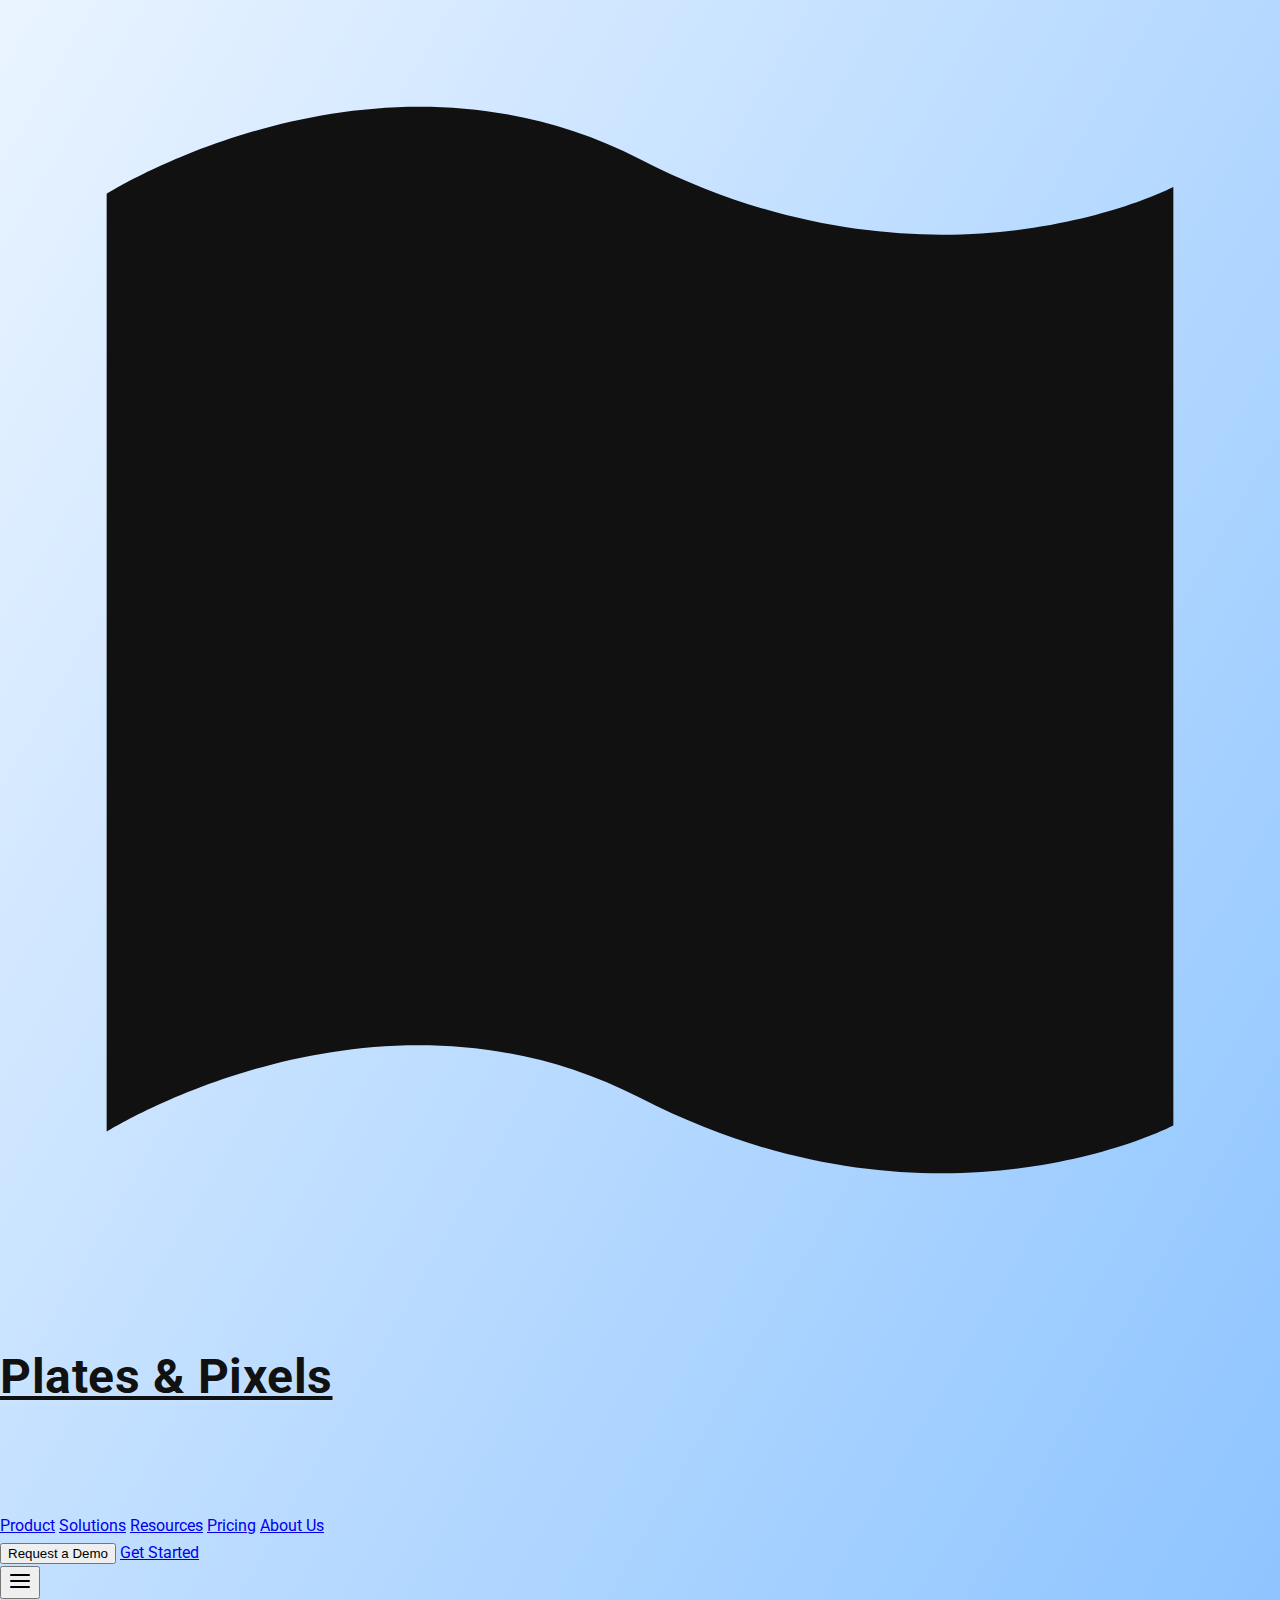
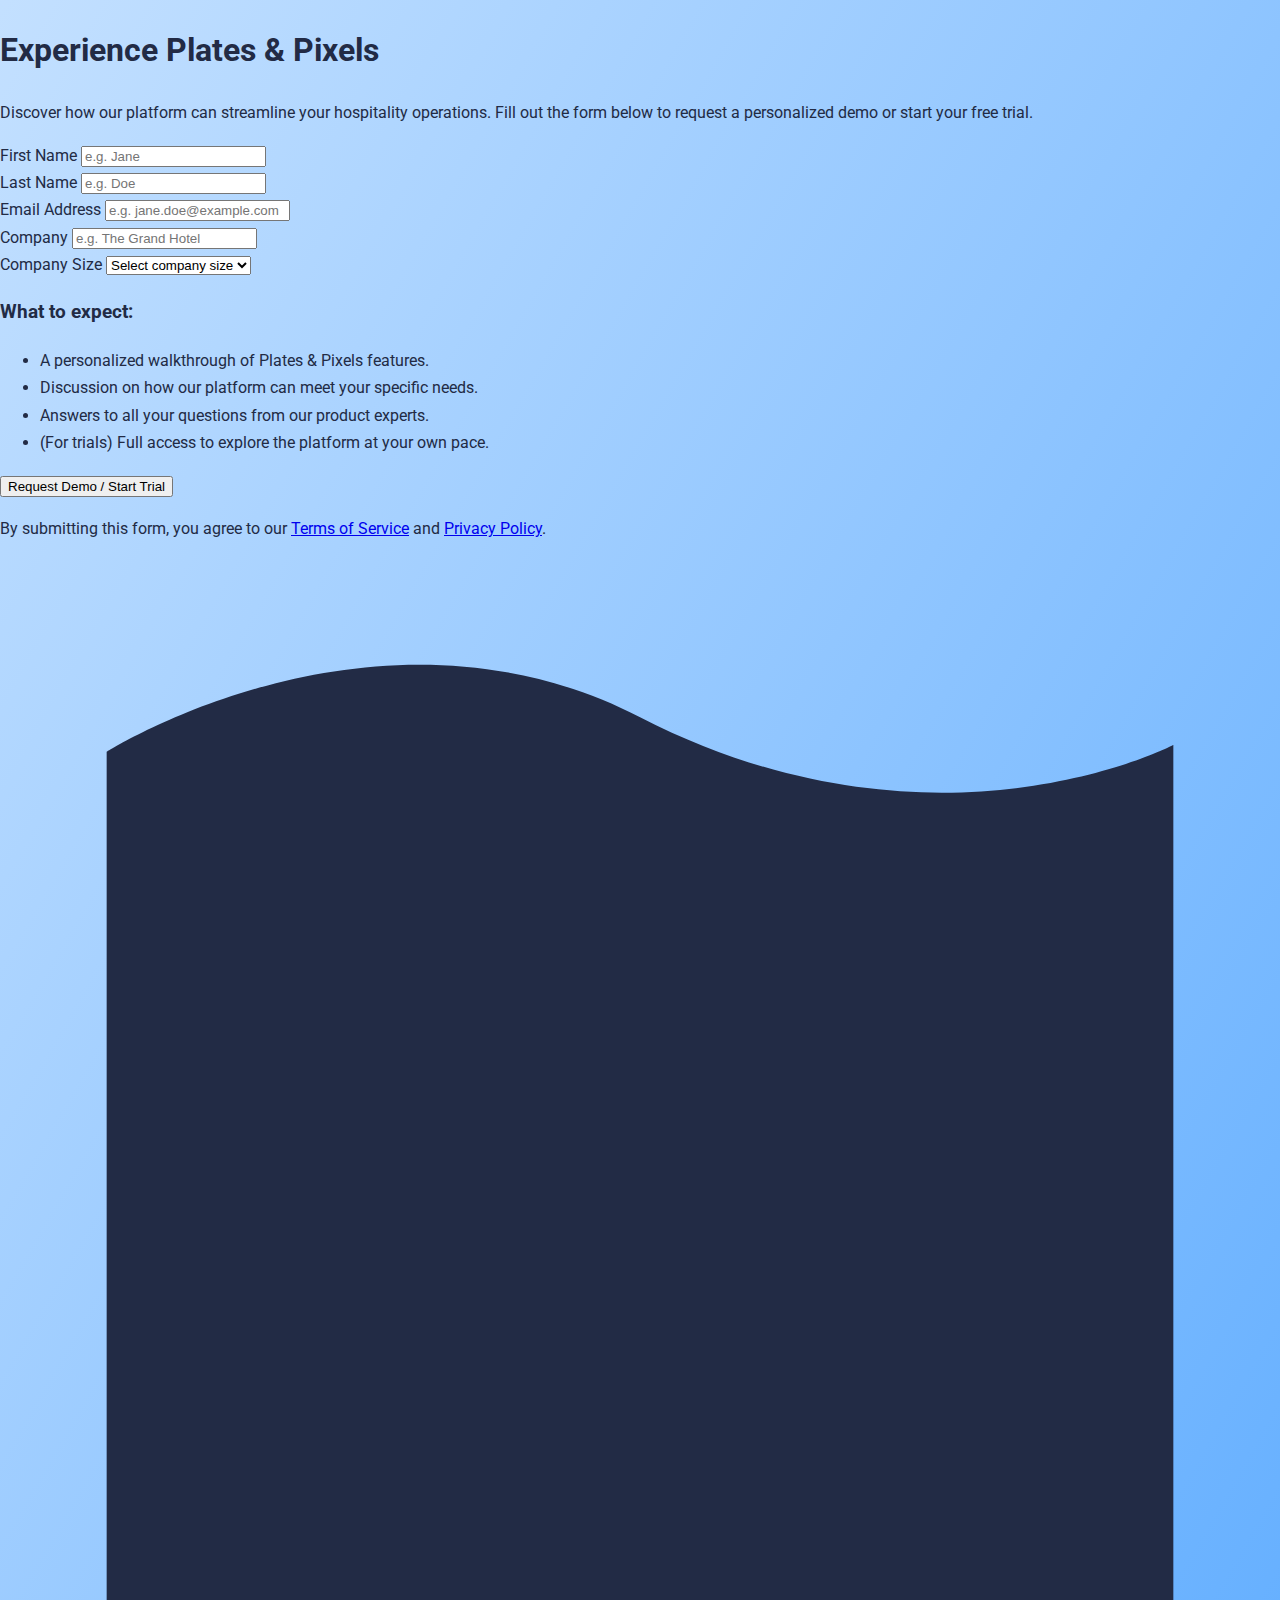
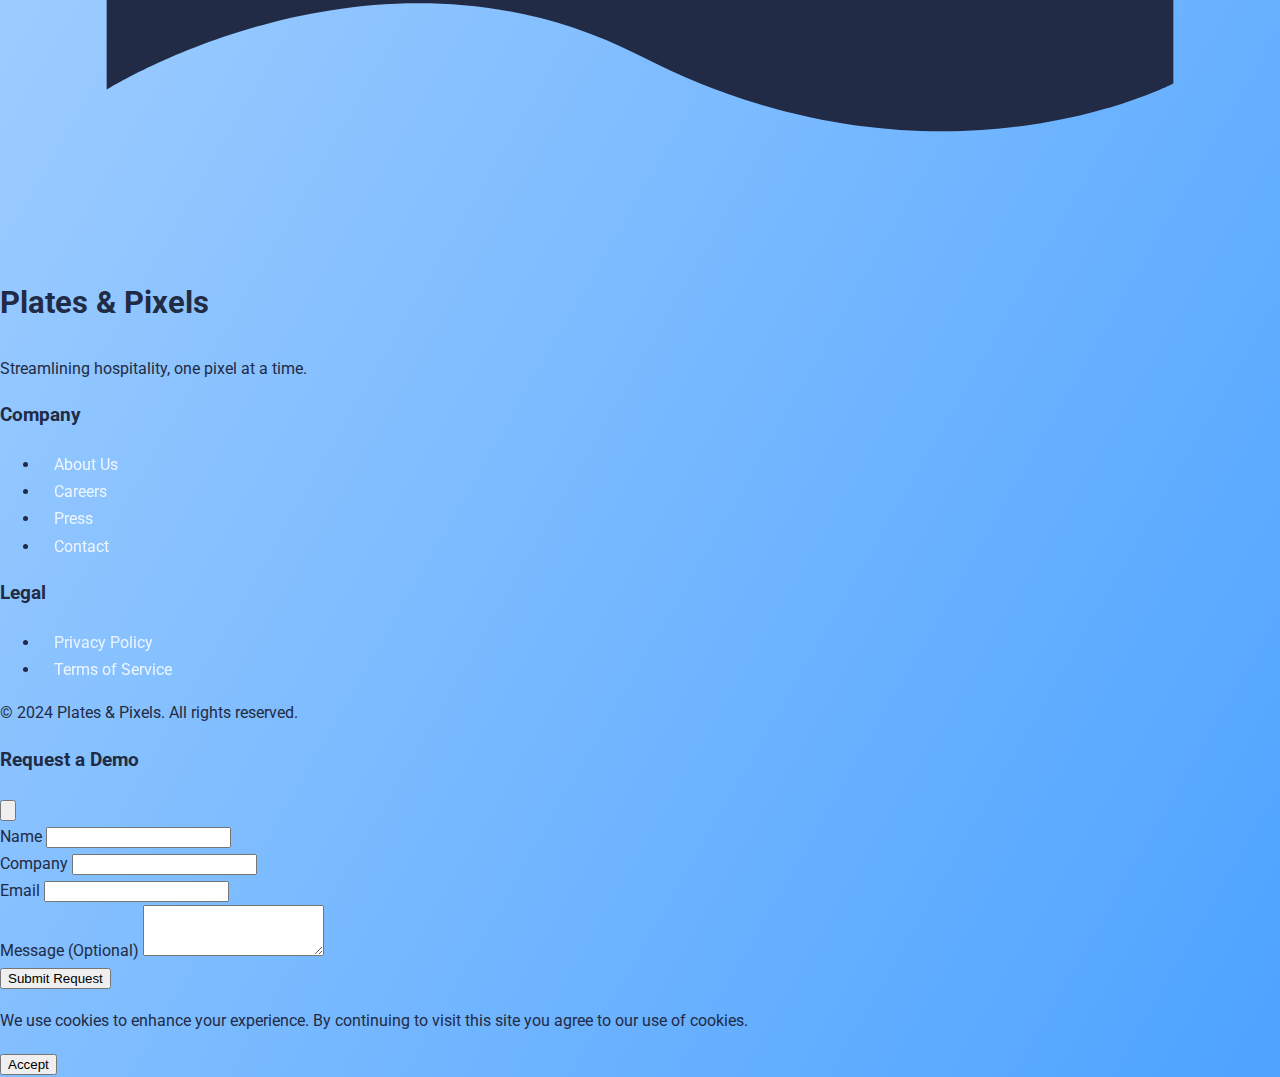
<file: register.html>
<!DOCTYPE html>
<html lang="en">

<head>
    <meta charset="UTF-8">
    <meta name="viewport" content="width=device-width, initial-scale=1.0">
    <title>Plates & Pixels - Request a Demo</title>
    <link rel="stylesheet" href="styles.css">
    <link href="https://fonts.googleapis.com/css2?family=Roboto:wght@400;700&display=swap" rel="stylesheet">
    <link rel="icon" type="image/png" href="images/pnplogo-circle.png">
    <meta name="description" content="Request a demo or start your free trial of Plates & Pixels - the innovative hospitality SaaS platform.">
    <meta name="keywords" content="Plates & Pixels, demo request, free trial, hospitality SaaS, restaurant software">
    <meta name="author" content="Plates & Pixels">
    <meta name="robots" content="index, follow">
    <script src="script.js" defer></script>
</head>

<body>
    <div class="design-root">
        <div class="layout-container">
            <header class="Top header">
                <a href="mainpage.html" class="header-logo">
                    <div class="logo-icon">
                        <svg fill="none" viewBox="0 0 48 48" xmlns="http://www.w3.org/2000/svg">
                            <path d="M4 42.4379C4 42.4379 14.0962 36.0744 24 41.1692C35.0664 46.8624 44 42.2078 44 42.2078L44 7.01134C44 7.01134 35.068 11.6577 24.0031 5.96913C14.0971 0.876274 4 7.27094 4 7.27094L4 42.4379Z" fill="currentColor"></path>
                        </svg>
                    </div>
                    <h2 class="logo-text">Plates &amp; Pixels</h2>
                </a>
                <nav class="nav-menu">
                    <a class="nav-link" href="mainpage.html#features">Product</a>
                    <a class="nav-link" href="mainpage.html#solutions">Solutions</a>
                    <a class="nav-link" href="mainpage.html#resources">Resources</a>
                    <a class="nav-link" href="mainpage.html#pricing">Pricing</a>
                    <a class="nav-link" href="aboutus.html">About Us</a>
                </nav>
                <div class="header-buttons">
                    <button onclick="openDemoModal()" class="demo-button">
                        <span class="demo-button-text">Request a Demo</span>
                    </button>
                    <a href="register.html" class="login-button">
                        <span class="login-button-text">Get Started</span>
                    </a>
                </div>
                <button class="menu-toggle">
                    <svg fill="none" height="24" stroke="currentColor" stroke-linecap="round" stroke-linejoin="round" stroke-width="2" viewBox="0 0 24 24" width="24" xmlns="http://www.w3.org/2000/svg">
                        <line x1="3" x2="21" y1="12" y2="12"></line>
                        <line x1="3" x2="21" y1="6" y2="6"></line>
                        <line x1="3" x2="21" y1="18" y2="18"></line>
                    </svg>
                </button>
            </header>
            <main class="main-content">
                <section class="register-section">
                    <div class="register-container">
                        <div class="register-header">
                            <h1 class="register-title">Experience Plates &amp; Pixels</h1>
                            <p class="register-subtitle">
                                Discover how our platform can streamline your hospitality operations. Fill out the form below to
                                request a personalized demo or start your free trial.
                            </p>
                        </div>
                        <div class="register-form-container">
                            <form id="register-form" class="register-form">
                                <div class="form-row">
                                    <div class="form-group">
                                        <label for="first-name" class="form-label">First Name</label>
                                        <input type="text" id="first-name" name="first-name" placeholder="e.g. Jane" required class="form-input">
                                    </div>
                                    <div class="form-group">
                                        <label for="last-name" class="form-label">Last Name</label>
                                        <input type="text" id="last-name" name="last-name" placeholder="e.g. Doe" required class="form-input">
                                    </div>
                                </div>
                                <div class="form-group">
                                    <label for="email" class="form-label">Email Address</label>
                                    <input type="email" id="email" name="email" placeholder="e.g. jane.doe@example.com" required class="form-input">
                                </div>
                                <div class="form-group">
                                    <label for="company" class="form-label">Company</label>
                                    <input type="text" id="company" name="company" placeholder="e.g. The Grand Hotel" required class="form-input">
                                </div>
                                <div class="form-group">
                                    <label for="company-size" class="form-label">Company Size</label>
                                    <select id="company-size" name="company-size" required class="form-select">
                                        <option value="" disabled selected>Select company size</option>
                                        <option value="1-10">1-10 employees</option>
                                        <option value="11-50">11-50 employees</option>
                                        <option value="51-200">51-200 employees</option>
                                        <option value="201-500">201-500 employees</option>
                                        <option value="500+">500+ employees</option>
                                    </select>
                                </div>
                                <div class="form-expectations">
                                    <h3 class="expectations-title">What to expect:</h3>
                                    <ul class="expectations-list">
                                        <li>A personalized walkthrough of Plates &amp; Pixels features.</li>
                                        <li>Discussion on how our platform can meet your specific needs.</li>
                                        <li>Answers to all your questions from our product experts.</li>
                                        <li>(For trials) Full access to explore the platform at your own pace.</li>
                                    </ul>
                                </div>
                                <button type="submit" class="register-button">
                                    Request Demo / Start Trial
                                </button>
                            </form>
                            <p class="register-disclaimer">
                                By submitting this form, you agree to our
                                <a href="#" class="disclaimer-link">Terms of Service</a> and
                                <a href="#" class="disclaimer-link">Privacy Policy</a>.
                            </p>
                        </div>
                    </div>
                </section>
            </main>
            <footer class="footer">
                <div class="footer-container">
                    <div class="footer-content">
                        <div class="footer-brand">
                            <div class="footer-logo">
                                <div class="logo-icon">
                                    <svg fill="none" viewBox="0 0 48 48" xmlns="http://www.w3.org/2000/svg">
                                        <path d="M4 42.4379C4 42.4379 14.0962 36.0744 24 41.1692C35.0664 46.8624 44 42.2078 44 42.2078L44 7.01134C44 7.01134 35.068 11.6577 24.0031 5.96913C14.0971 0.876274 4 7.27094 4 7.27094L4 42.4379Z" fill="currentColor"></path>
                                    </svg>
                                </div>
                                <h2 class="footer-logo-text">Plates &amp; Pixels</h2>
                            </div>
                            <p class="footer-description">Streamlining hospitality, one pixel at a time.</p>
                        </div>
                        <div class="footer-links">
                            <div class="footer-links-column">
                                <h3 class="footer-links-title">Company</h3>
                                <ul class="footer-links-list">
                                    <li><a href="aboutus.html" class="footer-link">About Us</a></li>
                                    <li><a href="#" class="footer-link">Careers</a></li>
                                    <li><a href="#" class="footer-link">Press</a></li>
                                    <li><a href="#" class="footer-link">Contact</a></li>
                                </ul>
                            </div>
                            <div class="footer-links-column">
                                <h3 class="footer-links-title">Legal</h3>
                                <ul class="footer-links-list">
                                    <li><a href="#" class="footer-link">Privacy Policy</a></li>
                                    <li><a href="#" class="footer-link">Terms of Service</a></li>
                                </ul>
                            </div>
                        </div>
                    </div>
                    <div class="footer-bottom">
                        <p class="footer-copyright">© 2024 Plates &amp; Pixels. All rights reserved.</p>
                    </div>
                </div>
            </footer>
        </div>
    </div>

    <!-- Demo Request Modal -->
    <div id="demoModal" class="demo-modal">
        <div class="demo-modal-content">
            <div class="demo-modal-header">
                <h3 class="demo-modal-title">Request a Demo</h3>
                <button onclick="closeDemoModal()" class="demo-modal-close">
                    <svg class="close-icon" fill="none" stroke="currentColor" viewBox="0 0 24 24">
                        <path stroke-linecap="round" stroke-linejoin="round" stroke-width="2" d="M6 18L18 6M6 6l12 12"></path>
                    </svg>
                </button>
            </div>
            <form id="demo-form" class="demo-form">
                <div class="form-group">
                    <label for="name" class="form-label">Name</label>
                    <input type="text" id="name" name="name" required class="form-input">
                </div>
                <div class="form-group">
                    <label for="company" class="form-label">Company</label>
                    <input type="text" id="company" name="company" required class="form-input">
                </div>
                <div class="form-group">
                    <label for="email" class="form-label">Email</label>
                    <input type="email" id="email" name="email" required class="form-input">
                </div>
                <div class="form-group">
                    <label for="message" class="form-label">Message (Optional)</label>
                    <textarea id="message" name="message" rows="3" class="form-textarea"></textarea>
                </div>
                <button type="submit" class="demo-form-button">
                    Submit Request
                </button>
            </form>
        </div>
    </div>
</body>

</html>
</file>
<file: styles.css>
@import url('https://fonts.googleapis.com/css2?family=Roboto:wght@400;700&display=swap');

:root {
    --primary: #4da3ff;
    --primary-dark: #2563eb;
    --primary-light: #eaf4ff;
    --accent: #00c6fb;
    --text: #222b45;
    --bg: #f7fbff;
    --white: #fff;
    --gray: #e5e9f2;
}

html {
    margin: 0;
    padding: 0;
    scroll-behavior: smooth;
}

body {
    font-family: 'Roboto', sans-serif;
    margin: 0;
    padding: 0;
    background: linear-gradient(120deg, #eaf4ff 0%, #4da3ff 100%);
    color: var(--text);
    line-height: 1.7;
    min-height: 100vh;
}

.container {
    max-width: 1100px;
    margin: 0 auto;
    padding: 0 24px;
}

/* ========== HEADER STYLES ========== */
.main-header {
    background: none;
    color: #111;
    box-shadow: none;
    border: none;
    position: top;
    top: 0;
    left: 0;
    z-index: 2000;
    width: 100%;
    height: 90px;
    overflow: visible;
    margin: 0;
    padding: 0;
}
.main-header .container {
    display: flex;
    align-items: center;
    justify-content: space-between;
    padding: 0;
    min-height: 90px;
    gap: 32px;
    overflow: visible;
}
.header-logo {
    font-size: 2em;
    font-weight: 900;
    letter-spacing: 0.5px;
    color: #111;
    margin-right: 32px;
    flex: 0 0 auto;
    text-shadow: 0 1px 4px rgba(255,255,255,0.15);
}
.header-nav {
    display: flex;
    align-items: center;
    gap: 36px;
    flex: 1 1 auto;
    justify-content: center;
    overflow: visible;
}
.header-nav a {
    color: #111;
    text-decoration: none;
    font-weight: 500;
    font-size: 1.08em;
    opacity: 0.9;
    padding: 2px 0;
    transition: opacity 0.2s;
    text-shadow: 0 1px 4px rgba(255,255,255,0.12);
}
.header-nav a:hover {
    opacity: 1;
    border-bottom: 2px solid var(--primary);
}
.header-utils {
    display: flex;
    align-items: center;
    gap: 18px;
    flex: 0 0 auto;
}
.header-utils a,
.header-utils button {
    color: #111;
    background: none;
    border: none;
    font-size: 1em;
    font-weight: 500;
    text-decoration: none;
    cursor: pointer;
    padding: 8px 16px;
    border-radius: 6px;
    transition: background 0.2s, color 0.2s;
    text-shadow: 0 1px 4px rgba(255,255,255,0.12);
}
.header-utils .bepro {
    background: #111;
    color: #fff;
    font-weight: 700;
    border-radius: 8px;
    padding: 8px 20px;
}
.header-utils .submit {
    border: 2px solid #111;
    color: #111;
    background: none;
    border-radius: 8px;
    padding: 8px 20px;
    font-weight: 700;
}
.header-utils .bepro:hover {
    background: #333;
}
.header-utils .submit:hover {
    background: #111;
    color: #fff;
}
/* hover effect for coming soon */
.header-utils a:hover {
    background: rgba(0,0,0,0.03);
    box-shadow: 0 8px 32px rgba(80,80,80,0.18);
    z-index: 2;
}
.header-utils a:hover::after {
    content: 'Coming Soon';
    position: absolute;
    top: 50%;
    left: 50%;
    transform: translate(-50%, -50%);
    background: #222b45;
    color: #fff;
    font-size: 0.95em;
    font-weight: 700;
    padding: 6px 18px;
    border-radius: 20px;
    opacity: 0.92;
    pointer-events: none;
    box-shadow: 0 2px 8px rgba(0,0,0,0.08);
    letter-spacing: 1px;
}

/* ========== HERO SECTION ========== */
.hero-section {
    background: none;
    padding: 80px 0 60px 0;
    text-align: center;
    position: relative;
    z-index: 1;
}
.hero-section h1 {
    font-size: 2.8em;
    font-weight: 700;
    margin-bottom: 18px;
    color: var(--primary-dark);
}
.hero-section .subtitle {
    font-size: 1.3em;
    margin-bottom: 32px;
    color: var(--text);
}
.signup-form {
    display: flex;
    justify-content: center;
    gap: 12px;
    margin-top: 10px;
}
.signup-form input[type="email"] {
    padding: 14px 18px;
    border: 1.5px solid var(--primary-dark);
    border-radius: 30px;
    font-size: 1.1em;
    outline: none;
    min-width: 260px;
    background: #fff;
    transition: border-color 0.2s, box-shadow 0.2s;
    box-shadow: 0 2px 8px rgba(80,80,80,0.08);
}
.signup-form input[type="email"]:focus {
    border-color: var(--accent);
    box-shadow: 0 4px 16px rgba(77,163,255,0.15);
}
.signup-form button {
    padding: 14px 32px;
    border: none;
    border-radius: 30px;
    background: linear-gradient(90deg, var(--primary), var(--accent));
    color: #fff;
    font-size: 1.1em;
    font-weight: 700;
    cursor: pointer;
    transition: background 0.2s, transform 0.2s, box-shadow 0.2s;
    box-shadow: 0 2px 8px rgba(80,80,80,0.10);
}
.signup-form button:hover {
    background: linear-gradient(90deg, var(--accent), var(--primary));
    transform: translateY(-2px) scale(1.04);
    box-shadow: 0 6px 24px rgba(77,163,255,0.18);
}

/* ========== ABOUT & WHY SECTIONS (ENHANCED) ========== */
.about-section, .why-section {
    background: rgba(255,255,255,0.92);
    border-radius: 18px;
    box-shadow: 0 6px 32px rgba(80,80,80,0.10);
    margin: 48px auto 32px auto;
    padding: 48px 32px 40px 32px;
    max-width: 900px;
    position: relative;
}
.about-section h2 {
    color: var(--primary-dark);
    font-size: 2.2em;
    margin-bottom: 18px;
    text-align: center;
}

/* ========== OVERVIEW SECTION ========== */
.overview-section,
.features-section,
.integrations-section,
.pricing-section,
.contact-section {
    background: none;
    padding: 60px 0 40px 0;
    margin-top: 0;
    position: relative;
    z-index: 0;
}

.overview-section h2,
.features-section h2,
.integrations-section h2,
.pricing-section h2,
.contact-section h2 {
    text-align: center;
    font-size: 2em;
    margin-bottom: 36px;
    color: var(--primary-dark);
}

/* ========== OVERVIEW GRID ========== */
.overview-grid {
    display: flex;
    gap: 32px;
    justify-content: center;
    flex-wrap: wrap;
}
.overview-grid > div {
    background: rgba(255,255,255,0.85);
    border-radius: 12px;
    padding: 32px 24px;
    min-width: 240px;
    flex: 1 1 260px;
    max-width: 340px;
    text-align: center;
    box-shadow: none;
}

/* ========== FEATURES GRID ========== */
.features-grid {
    display: grid;
    grid-template-columns: repeat(auto-fit, minmax(280px, 1fr));
    gap: 24px;
    margin-bottom: 24px;
}
.features-grid > div {
    background: rgba(255,255,255,0.85);
    border-radius: 12px;
    padding: 32px 24px;
    text-align: left;
    box-shadow: none;
}
.features-grid h4 {
    margin-top: 0;
    color: var(--primary);
}

/* ========== INTEGRATIONS GRID ========== */
.integrations-grid {
    display: grid;
    grid-template-columns: repeat(auto-fit, minmax(250px, 1fr));
    gap: 24px;
}
.integrations-grid > div {
    background: rgba(255,255,255,0.85);
    color: var(--primary-dark);
    border-radius: 8px;
    padding: 16px 0;
    width: 100%;
    text-align: center;
    font-weight: 500;
    font-size: 1.05em;
    box-shadow: none;
}

/* ========== PRICING SECTION ========== */
.pricing-grid {
    display: flex;
    gap: 32px;
    justify-content: center;
    flex-wrap: wrap;
}
/* Pricing plans: make all the same, add hover effect with gray shadow and 'Coming Soon' overlay */
.plan {
    background: rgba(255,255,255,0.85);
    border-radius: 14px;
    padding: 36px 28px;
    min-width: 240px;
    max-width: 320px;
    text-align: center;
    border: 2px solid var(--gray);
    transition: border 0.2s, transform 0.2s, box-shadow 0.2s;
    box-shadow: none;
    position: relative;
    overflow: hidden;
}
.plan.popular {
    border: 2px solid var(--gray);
    transform: none;
}
.plan:hover {
    box-shadow: 0 8px 32px rgba(80,80,80,0.18);
    z-index: 2;
}
.plan:hover::after {
    content: 'Coming Soon';
    position: absolute;
    top: 16px;
    right: 16px;
    background: #222b45;
    color: #fff;
    font-size: 1em;
    font-weight: 700;
    padding: 6px 18px;
    border-radius: 20px;
    opacity: 0.92;
    pointer-events: none;
    box-shadow: 0 2px 8px rgba(0,0,0,0.08);
    letter-spacing: 1px;
}
.plan h3 {
    margin-top: 0;
    color: var(--primary);
    font-size: 1.3em;
}
.plan .price {
    font-size: 2em;
    font-weight: 700;
    color: var(--primary-dark);
    margin: 18px 0 16px 0;
}
.plan ul {
    list-style: none;
    padding: 0;
    margin: 0;
}
.plan ul li {
    margin-bottom: 10px;
    color: var(--text);
}

/* ========== CONTACT FORM ========== */
.contact-form {
    max-width: 420px;
    margin: 0 auto;
    display: flex;
    flex-direction: column;
    gap: 16px;
}
.contact-form input,
.contact-form textarea {
    padding: 14px 18px;
    border: 1px solid var(--gray);
    border-radius: 8px;
    font-size: 1em;
    background: var(--bg);
    resize: none;
}
.contact-form button {
    padding: 14px 0;
    border: none;
    border-radius: 30px;
    background: linear-gradient(90deg, var(--primary), var(--accent));
    color: var(--white);
    font-size: 1em;
    font-weight: 700;
    cursor: pointer;
    transition: background 0.2s, transform 0.2s;
}
.contact-form button:hover {
    background: linear-gradient(90deg, var(--accent), var(--primary));
    transform: translateY(-2px) scale(1.03);
}

/* ========== FOOTER ========== */
.main-footer {
    background: var(--primary-dark);
    color: var(--white);
    padding: 32px 0 16px 0;
    text-align: center;
}
.footer-logo {
    font-size: 1.3em;
    font-weight: 700;
    margin-bottom: 12px;
}
.footer-links {
    margin-bottom: 12px;
}
.footer-links a {
    color: var(--white);
    text-decoration: none;
    margin: 0 14px;
    font-size: 1em;
    opacity: 0.85;
    transition: opacity 0.2s;
}
.footer-links a:hover {
    opacity: 1;
}
.footer-info {
    font-size: 0.95em;
    opacity: 0.8;
}

/* ========== RESPONSIVE STYLES ========== */
@media (max-width: 900px) {
    .main-header .container {
        flex-direction: column;
        align-items: center;
        min-height: 100px;
        gap: 12px;
    }
    .header-nav {
        justify-content: center;
        gap: 18px;
    }
    .header-utils {
        justify-content: center;
        gap: 10px;
    }
}
@media (max-width: 600px) {
    .main-header .container {
        flex-direction: column;
        align-items: center;
        min-height: 120px;
        gap: 8px;
        padding: 8px 0;
    }
    .header-logo {
        font-size: 1.3em;
        margin-right: 0;
    }
    .header-nav {
        gap: 10px;
        font-size: 0.98em;
    }
    .header-utils {
        gap: 6px;
    }
    .hero-section {
        padding: 40px 0 30px 0;
    }
    .hero-section h1 {
        font-size: 2em;
    }
    .hero-section .subtitle {
        font-size: 1.1em;
    }
    .signup-form {
        flex-direction: column;
        align-items: center;
    }
    .signup-form input[type="email"] {
        min-width: 200px;
    }
    .features-grid, .integrations-grid {
        grid-template-columns: 1fr;
    }
}

/* Feature Cards */
.feature-card {
    background: #ffffff;
    border-radius: 12px;
    padding: 24px;
    box-shadow: 0 4px 6px rgba(0, 0, 0, 0.1);
    transition: transform 0.3s ease, box-shadow 0.3s ease;
}

.feature-card:hover {
    transform: translateY(-5px);
    box-shadow: 0 8px 12px rgba(0, 0, 0, 0.15);
}

.feature-card h4 {
    color: #2c3e50;
    margin-bottom: 12px;
    font-size: 1.2rem;
}

.feature-card p {
    color: #666;
    line-height: 1.5;
}

/* Explore More Button */
.explore-more-container {
    text-align: center;
    margin: 40px 0;
}

.explore-more-btn {
    background: transparent;
    border: 2px solid #2c3e50;
    color: #2c3e50;
    padding: 12px 24px;
    border-radius: 30px;
    font-size: 1rem;
    cursor: pointer;
    transition: all 0.3s ease;
    display: inline-flex;
    align-items: center;
    gap: 8px;
}

.explore-more-btn:hover {
    background: #2c3e50;
    color: white;
}

.btn-icon {
    transition: transform 0.3s ease;
}

.explore-more-btn:hover .btn-icon {
    transform: translateY(3px);
}

/* Smooth expand/collapse for hidden features */
.hidden-features {
    max-height: 0;
    opacity: 0;
    overflow: hidden;
    transition: max-height 0.7s cubic-bezier(0.4,0,0.2,1), opacity 0.5s ease;
    display: grid;
    grid-template-columns: repeat(auto-fit, minmax(280px, 1fr));
    gap: 24px;
    margin-bottom: 0;
}
.hidden-features.visible {
    max-height: 2000px;
    opacity: 1;
    margin-bottom: 24px;
}

/* Integration Cards */
.integrations-intro {
    text-align: center;
    margin-bottom: 40px;
    font-size: 1.2rem;
    color: #666;
}

.integration-card {
    background: #ffffff;
    border-radius: 12px;
    padding: 24px;
    text-align: center;
    box-shadow: 0 4px 6px rgba(0, 0, 0, 0.1);
    transition: transform 0.3s ease, box-shadow 0.3s ease;
}

.integration-card:hover {
    transform: translateY(-5px);
    box-shadow: 0 8px 12px rgba(0, 0, 0, 0.15);
}

.integration-icon {
    font-size: 2.5rem;
    margin-bottom: 16px;
}

.integration-card h4 {
    color: #2c3e50;
    margin-bottom: 12px;
    font-size: 1.2rem;
}

.integration-card p {
    color: #666;
    font-size: 0.9rem;
    line-height: 1.5;
}
</file>
